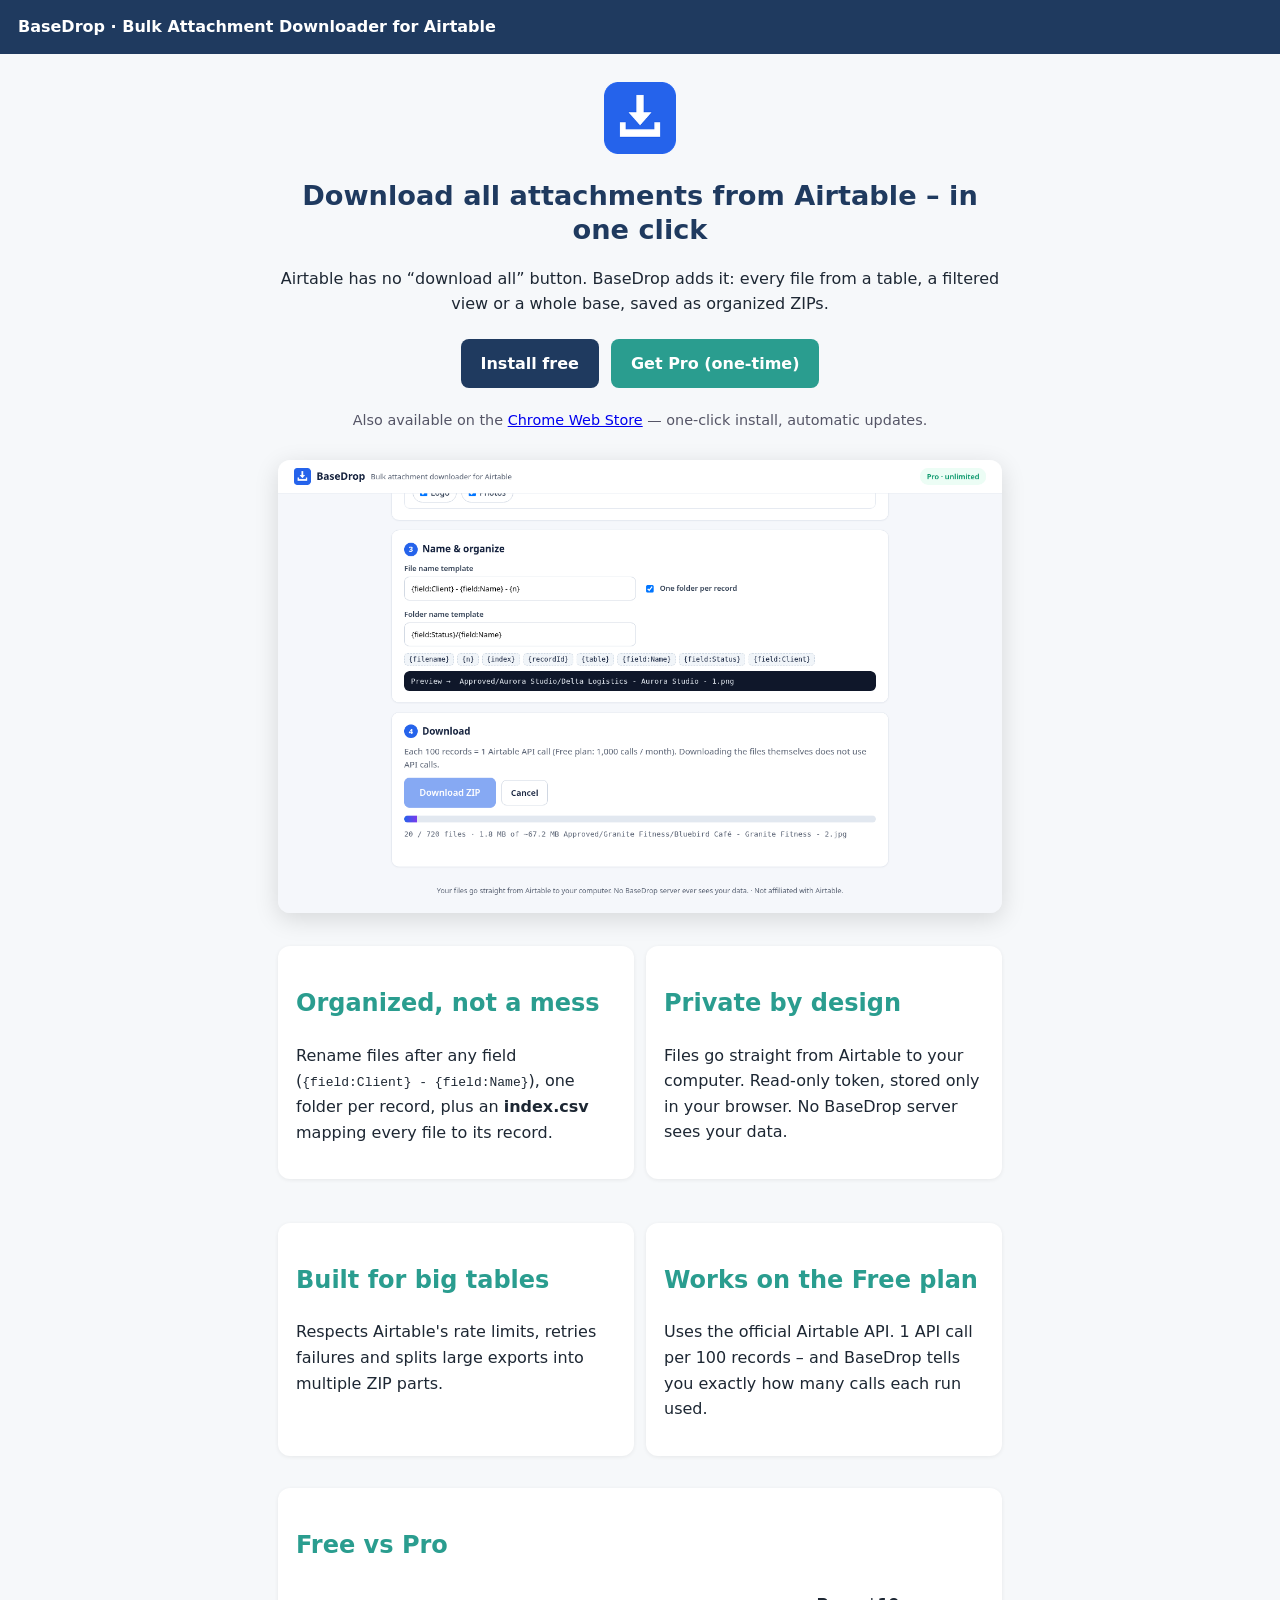
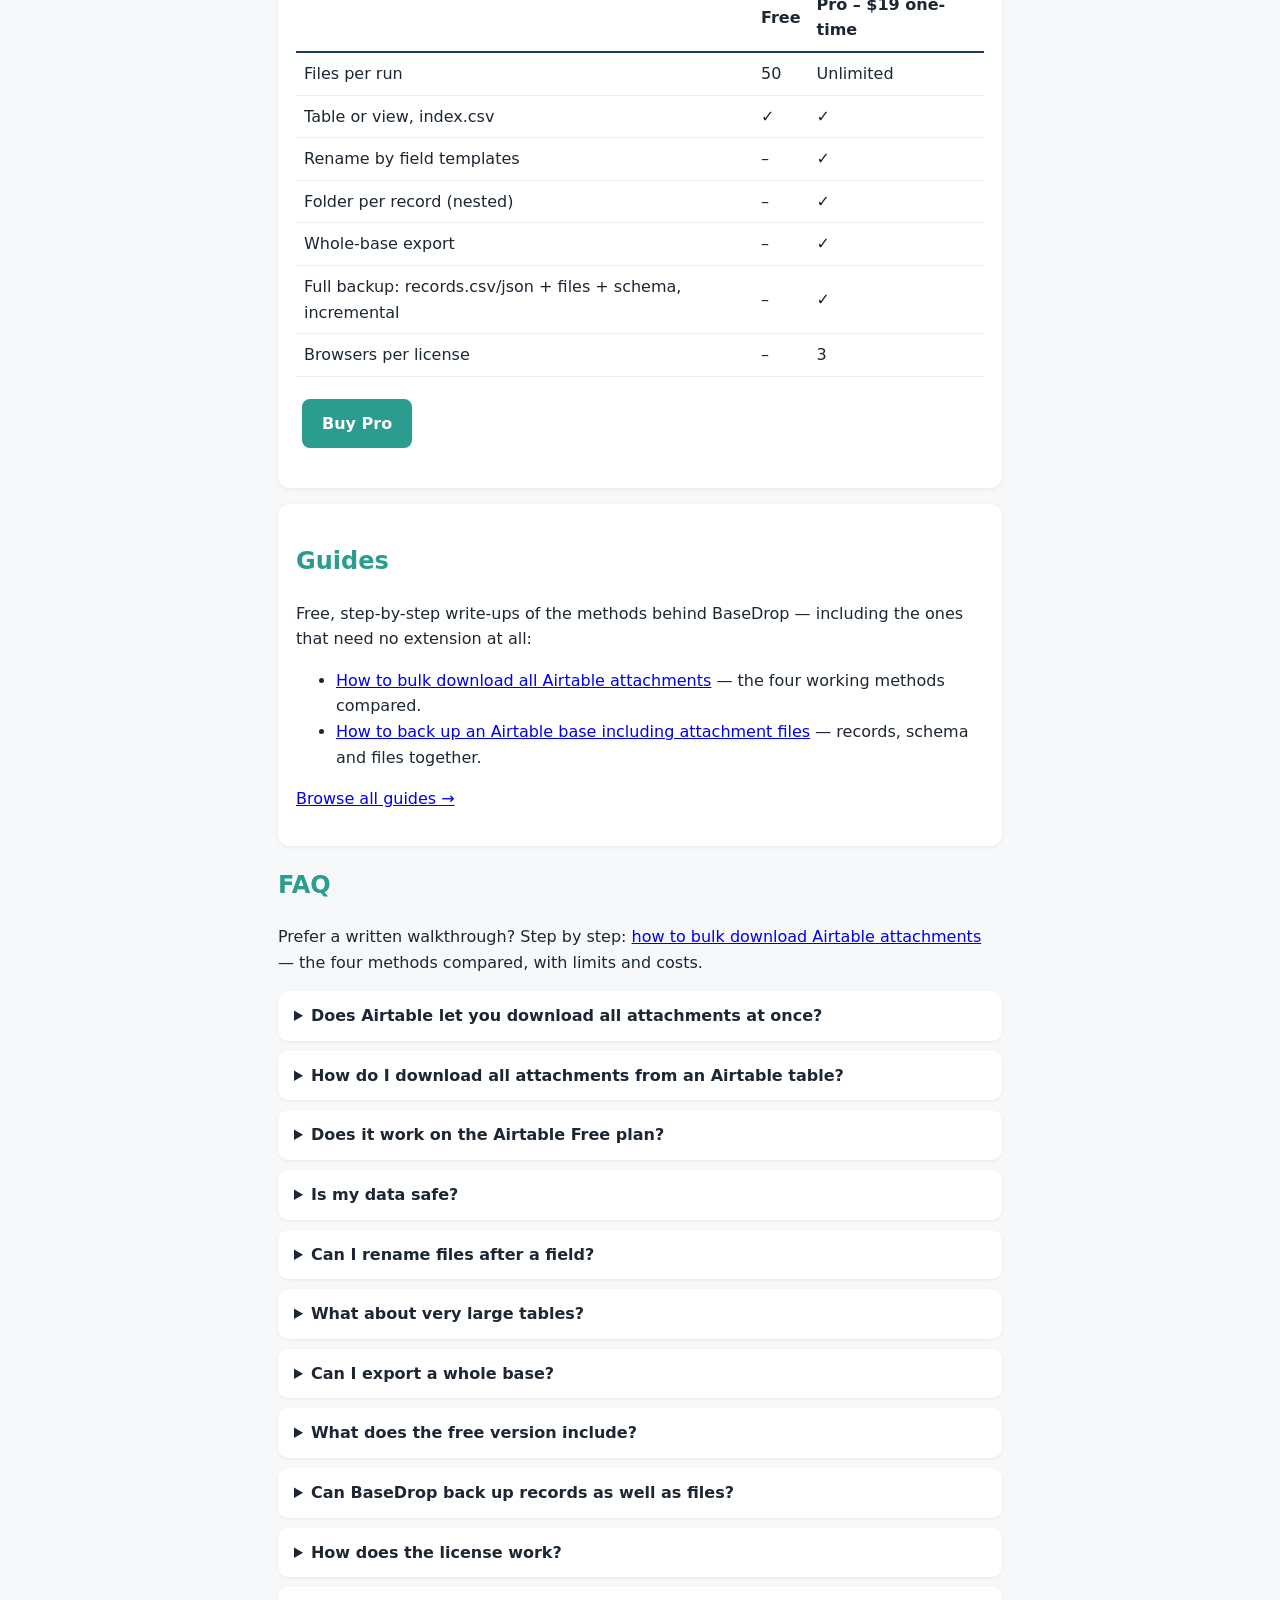
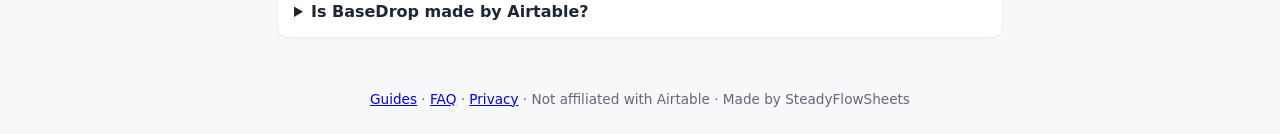
<file: index.html>
<!doctype html><html lang="en"><head><meta charset="utf-8"><meta name="viewport" content="width=device-width,initial-scale=1"><title>Download All Attachments from Airtable – BaseDrop (Free Chrome Extension)</title><meta name="description" content="Bulk download every Airtable attachment from a table, view or whole base as organized ZIP files. Rename by field, folder per record, index.csv. Works on the Free plan."><link rel="canonical" href="https://haihan19955.github.io/basedrop/"><meta property="og:title" content="Download All Attachments from Airtable – BaseDrop (Free Chrome Extension)"><meta property="og:description" content="Bulk download every Airtable attachment from a table, view or whole base as organized ZIP files. Rename by field, folder per record, index.csv. Works on the Free plan."><meta property="og:image" content="https://haihan19955.github.io/basedrop/screenshot.png"><meta name="twitter:card" content="summary_large_image"><link rel="icon" href="icon.png"><link rel="stylesheet" href="style.css"><script type="application/ld+json">{"@context": "https://schema.org", "@type": "FAQPage", "mainEntity": [{"@type": "Question", "name": "Does Airtable let you download all attachments at once?", "acceptedAnswer": {"@type": "Answer", "text": "Not natively. Airtable has no built-in button to download every attachment in a table, so you normally open each file one by one. BaseDrop adds that missing bulk download."}}, {"@type": "Question", "name": "How do I download all attachments from an Airtable table?", "acceptedAnswer": {"@type": "Answer", "text": "Install BaseDrop, paste a read-only personal access token, pick the base, table (and optionally a view) and the attachment fields, then click Download ZIP. Every file is saved into organized ZIP files with an index.csv."}}, {"@type": "Question", "name": "Does it work on the Airtable Free plan?", "acceptedAnswer": {"@type": "Answer", "text": "Yes. BaseDrop uses the official Airtable Web API, which is available on the Free plan. Listing records costs 1 API call per 100 records (Free plan: 1,000 calls per workspace per month). Downloading the files themselves does not use API calls, and BaseDrop shows exactly how many calls each run used."}}, {"@type": "Question", "name": "Is my data safe?", "acceptedAnswer": {"@type": "Answer", "text": "Your token is stored only in your browser and only sent to api.airtable.com. Files go straight from Airtable's file servers to your computer \u2013 they never pass through a BaseDrop server. The token only needs read scopes."}}, {"@type": "Question", "name": "Can I rename files after a field?", "acceptedAnswer": {"@type": "Answer", "text": "Yes (Pro). Use templates such as {field:Client} - {field:Name} - {n}, and optionally put each record in its own folder, including nested folders like {field:Status}/{field:Name}."}}, {"@type": "Question", "name": "What about very large tables?", "acceptedAnswer": {"@type": "Answer", "text": "BaseDrop downloads with rate-limit-safe pacing (under Airtable's 5 requests/second), retries failed files, and splits big exports into multiple ZIP parts so your browser does not run out of memory."}}, {"@type": "Question", "name": "Can I export a whole base?", "acceptedAnswer": {"@type": "Answer", "text": "Yes (Pro). Whole-base mode exports every table that has attachment fields, one folder per table."}}, {"@type": "Question", "name": "What does the free version include?", "acceptedAnswer": {"@type": "Answer", "text": "Up to 50 files per run with original file names, from any table or view, plus index.csv. Pro removes the limit and unlocks renaming, folders, whole-base export and full backups."}}, {"@type": "Question", "name": "Can BaseDrop back up records as well as files?", "acceptedAnswer": {"@type": "Answer", "text": "Yes (Pro, v1.1). Full backup mode writes, for every table, records.csv and records.json whose attachment cells point to the saved files by relative path, plus schema.json and manifest.json. Incremental mode skips files saved by an earlier backup of the same base; extract all backup ZIPs of a base into one folder. An optional Notion-import CSV is included. Automations, interfaces and formula definitions are not available through the API and are not included."}}, {"@type": "Question", "name": "How does the license work?", "acceptedAnswer": {"@type": "Answer", "text": "Pro is a one-time purchase on Payhip. You receive a license key by email; paste it into BaseDrop. One key works on up to 3 of your own browsers. Refunds automatically deactivate the key."}}, {"@type": "Question", "name": "Is BaseDrop made by Airtable?", "acceptedAnswer": {"@type": "Answer", "text": "No. BaseDrop is an independent tool and is not affiliated with or endorsed by Airtable."}}]}</script></head><body><header><a href="./">BaseDrop · Bulk Attachment Downloader for Airtable</a></header><main>
<div class="hero"><img src="icon.png" width="72" alt=""><h1>Download all attachments from Airtable – in one click</h1><p>Airtable has no “download all” button. BaseDrop adds it: every file from a table, a filtered view or a whole base, saved as organized ZIPs.</p>
<a class="btn" href="install.html">Install free</a><a class="btn alt" href="https://payhip.com/b/qokFH">Get Pro (one-time)</a><p style="font-size:.9rem;color:#556">Also available on the <a href="https://chromewebstore.google.com/detail/liclodjlieehpngadfgfnohoejecojnp">Chrome Web Store</a> — one-click install, automatic updates.</p><img class="shot" src="screenshot.png" alt="BaseDrop downloading Airtable attachments with progress bar"></div>
<div class="grid"><div class="card"><h2>Organized, not a mess</h2><p>Rename files after any field (<code>{field:Client} - {field:Name}</code>), one folder per record, plus an <b>index.csv</b> mapping every file to its record.</p></div>
<div class="card"><h2>Private by design</h2><p>Files go straight from Airtable to your computer. Read-only token, stored only in your browser. No BaseDrop server sees your data.</p></div>
<div class="card"><h2>Built for big tables</h2><p>Respects Airtable's rate limits, retries failures and splits large exports into multiple ZIP parts.</p></div>
<div class="card"><h2>Works on the Free plan</h2><p>Uses the official Airtable API. 1 API call per 100 records – and BaseDrop tells you exactly how many calls each run used.</p></div></div>
<div class="card"><h2>Free vs Pro</h2><table class="price"><tr><th></th><th>Free</th><th>Pro – $19 one-time</th></tr><tr><td>Files per run</td><td>50</td><td>Unlimited</td></tr><tr><td>Table or view, index.csv</td><td>✓</td><td>✓</td></tr><tr><td>Rename by field templates</td><td>–</td><td>✓</td></tr><tr><td>Folder per record (nested)</td><td>–</td><td>✓</td></tr><tr><td>Whole-base export</td><td>–</td><td>✓</td></tr><tr><td>Full backup: records.csv/json + files + schema, incremental</td><td>–</td><td>✓</td></tr><tr><td>Browsers per license</td><td>–</td><td>3</td></tr></table><p><a class="btn alt" href="https://payhip.com/b/qokFH">Buy Pro</a></p></div>
<div class="card"><h2>Guides</h2><p>Free, step-by-step write-ups of the methods behind BaseDrop — including the ones that need no extension at all:</p><ul><li><a href="guide-bulk-download-airtable-attachments.html">How to bulk download all Airtable attachments</a> — the four working methods compared.</li><li><a href="guide-airtable-backup-with-attachments.html">How to back up an Airtable base including attachment files</a> — records, schema and files together.</li></ul><p><a href="guides.html">Browse all guides →</a></p></div><h2>FAQ</h2><p>Prefer a written walkthrough? Step by step: <a href="guide-bulk-download-airtable-attachments.html">how to bulk download Airtable attachments</a> — the four methods compared, with limits and costs.</p><details><summary>Does Airtable let you download all attachments at once?</summary><p>Not natively. Airtable has no built-in button to download every attachment in a table, so you normally open each file one by one. BaseDrop adds that missing bulk download.</p></details><details><summary>How do I download all attachments from an Airtable table?</summary><p>Install BaseDrop, paste a read-only personal access token, pick the base, table (and optionally a view) and the attachment fields, then click Download ZIP. Every file is saved into organized ZIP files with an index.csv.</p></details><details><summary>Does it work on the Airtable Free plan?</summary><p>Yes. BaseDrop uses the official Airtable Web API, which is available on the Free plan. Listing records costs 1 API call per 100 records (Free plan: 1,000 calls per workspace per month). Downloading the files themselves does not use API calls, and BaseDrop shows exactly how many calls each run used.</p></details><details><summary>Is my data safe?</summary><p>Your token is stored only in your browser and only sent to api.airtable.com. Files go straight from Airtable&#x27;s file servers to your computer – they never pass through a BaseDrop server. The token only needs read scopes.</p></details><details><summary>Can I rename files after a field?</summary><p>Yes (Pro). Use templates such as {field:Client} - {field:Name} - {n}, and optionally put each record in its own folder, including nested folders like {field:Status}/{field:Name}.</p></details><details><summary>What about very large tables?</summary><p>BaseDrop downloads with rate-limit-safe pacing (under Airtable&#x27;s 5 requests/second), retries failed files, and splits big exports into multiple ZIP parts so your browser does not run out of memory.</p></details><details><summary>Can I export a whole base?</summary><p>Yes (Pro). Whole-base mode exports every table that has attachment fields, one folder per table.</p></details><details><summary>What does the free version include?</summary><p>Up to 50 files per run with original file names, from any table or view, plus index.csv. Pro removes the limit and unlocks renaming, folders, whole-base export and full backups.</p></details><details><summary>Can BaseDrop back up records as well as files?</summary><p>Yes (Pro, v1.1). Full backup mode writes, for every table, records.csv and records.json whose attachment cells point to the saved files by relative path, plus schema.json and manifest.json. Incremental mode skips files saved by an earlier backup of the same base; extract all backup ZIPs of a base into one folder. An optional Notion-import CSV is included. Automations, interfaces and formula definitions are not available through the API and are not included.</p></details><details><summary>How does the license work?</summary><p>Pro is a one-time purchase on Payhip. You receive a license key by email; paste it into BaseDrop. One key works on up to 3 of your own browsers. Refunds automatically deactivate the key.</p></details><details><summary>Is BaseDrop made by Airtable?</summary><p>No. BaseDrop is an independent tool and is not affiliated with or endorsed by Airtable.</p></details></main><footer><a href="guides.html">Guides</a> · <a href="faq.html">FAQ</a> · <a href="privacy.html">Privacy</a> · Not affiliated with Airtable · Made by SteadyFlowSheets</footer></body></html>
</file>
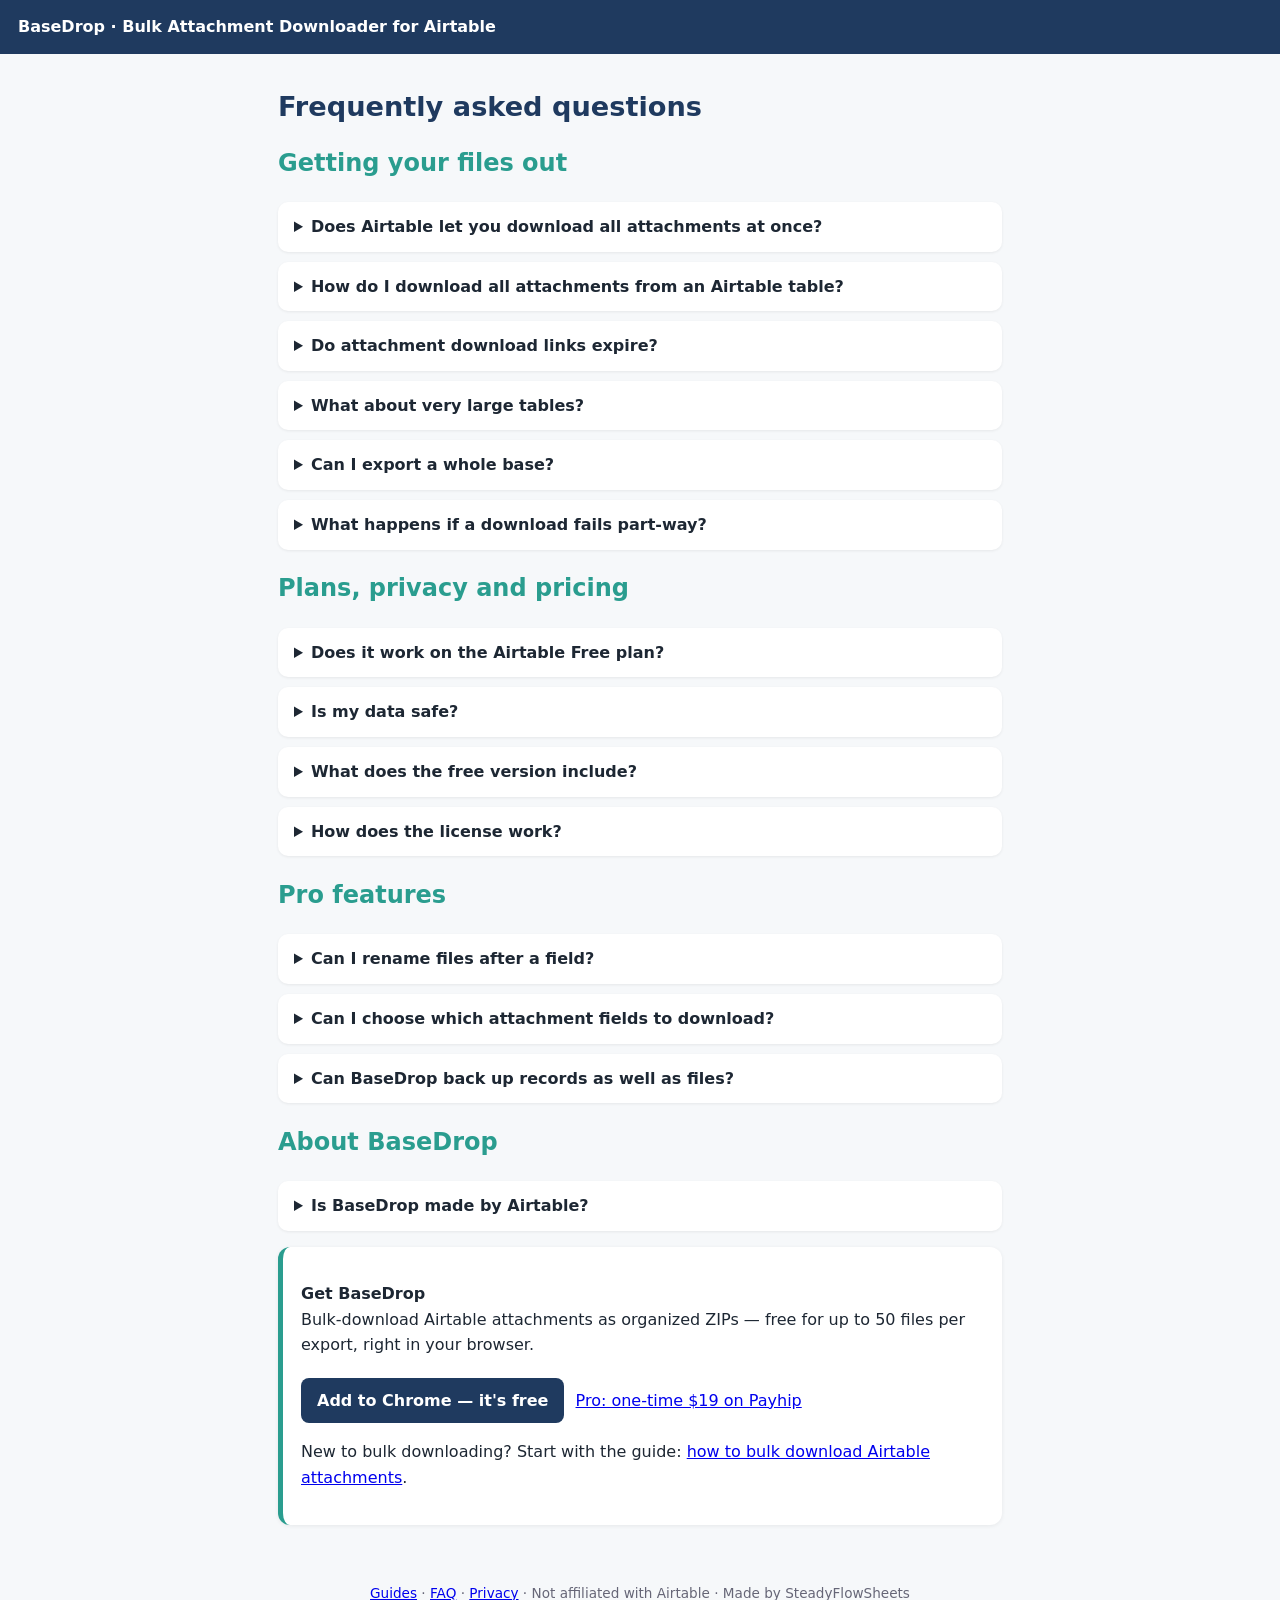
<file: faq.html>
<!doctype html><html lang="en"><head><meta charset="utf-8"><meta name="viewport" content="width=device-width,initial-scale=1"><title>BaseDrop FAQ – Bulk Download Airtable Attachments</title><meta name="description" content="Answers about downloading all Airtable attachments: Free plan API limits, privacy, renaming, large tables and licensing."><link rel="canonical" href="https://haihan19955.github.io/basedrop/faq.html"><meta property="og:title" content="BaseDrop FAQ – Bulk Download Airtable Attachments"><meta property="og:description" content="Answers about downloading all Airtable attachments: Free plan API limits, privacy, renaming, large tables and licensing."><meta property="og:image" content="https://haihan19955.github.io/basedrop/screenshot.png"><meta name="twitter:card" content="summary_large_image"><link rel="icon" href="icon.png"><link rel="stylesheet" href="style.css"><script type="application/ld+json">{"@context": "https://schema.org", "@type": "FAQPage", "mainEntity": [{"@type": "Question", "name": "Does Airtable let you download all attachments at once?", "acceptedAnswer": {"@type": "Answer", "text": "Not natively. Airtable has no built-in button to download every attachment in a table, so you normally open each file one by one. BaseDrop adds that missing bulk download."}}, {"@type": "Question", "name": "How do I download all attachments from an Airtable table?", "acceptedAnswer": {"@type": "Answer", "text": "Install BaseDrop, paste a read-only personal access token, pick the base, table (and optionally a view) and the attachment fields, then click Download ZIP. Every file is saved into organized ZIP files with an index.csv."}}, {"@type": "Question", "name": "Do attachment download links expire?", "acceptedAnswer": {"@type": "Answer", "text": "Yes. The links in a CSV export or an API response live only a few hours, which is why saving a spreadsheet of links is not a download strategy. BaseDrop fetches fresh links and downloads the files in the same run, so expiry never gets a chance to bite."}}, {"@type": "Question", "name": "What about very large tables?", "acceptedAnswer": {"@type": "Answer", "text": "BaseDrop downloads with rate-limit-safe pacing (under Airtable's 5 requests/second), retries failed files, and splits big exports into multiple ZIP parts so your browser does not run out of memory."}}, {"@type": "Question", "name": "Can I export a whole base?", "acceptedAnswer": {"@type": "Answer", "text": "Yes (Pro). Whole-base mode exports every table that has attachment fields, one folder per table."}}, {"@type": "Question", "name": "What happens if a download fails part-way?", "acceptedAnswer": {"@type": "Answer", "text": "BaseDrop paces requests under Airtable's rate limit and retries failed files automatically; very large exports are split into multiple ZIP parts so the browser does not run out of memory. If a run is interrupted, just start it again — in full-backup mode, incremental runs skip files an earlier backup already saved."}}, {"@type": "Question", "name": "Does it work on the Airtable Free plan?", "acceptedAnswer": {"@type": "Answer", "text": "Yes. BaseDrop uses the official Airtable Web API, which is available on the Free plan. Listing records costs 1 API call per 100 records (Free plan: 1,000 calls per workspace per month). Downloading the files themselves does not use API calls, and BaseDrop shows exactly how many calls each run used."}}, {"@type": "Question", "name": "Is my data safe?", "acceptedAnswer": {"@type": "Answer", "text": "Your token is stored only in your browser and only sent to api.airtable.com. Files go straight from Airtable's file servers to your computer – they never pass through a BaseDrop server. The token only needs read scopes."}}, {"@type": "Question", "name": "What does the free version include?", "acceptedAnswer": {"@type": "Answer", "text": "Up to 50 files per run with original file names, from any table or view, plus index.csv. Pro removes the limit and unlocks renaming, folders, whole-base export and full backups."}}, {"@type": "Question", "name": "How does the license work?", "acceptedAnswer": {"@type": "Answer", "text": "Pro is a one-time purchase on Payhip. You receive a license key by email; paste it into BaseDrop. One key works on up to 3 of your own browsers. Refunds automatically deactivate the key."}}, {"@type": "Question", "name": "Can I rename files after a field?", "acceptedAnswer": {"@type": "Answer", "text": "Yes (Pro). Use templates such as {field:Client} - {field:Name} - {n}, and optionally put each record in its own folder, including nested folders like {field:Status}/{field:Name}."}}, {"@type": "Question", "name": "Can I choose which attachment fields to download?", "acceptedAnswer": {"@type": "Answer", "text": "Yes. You pick the base, the table (or a view) and exactly which attachment fields to include, so you can leave out fields you do not need and keep the export small."}}, {"@type": "Question", "name": "Can BaseDrop back up records as well as files?", "acceptedAnswer": {"@type": "Answer", "text": "Yes (Pro, v1.1). Full backup mode writes, for every table, records.csv and records.json whose attachment cells point to the saved files by relative path, plus schema.json and manifest.json. Incremental mode skips files saved by an earlier backup of the same base; extract all backup ZIPs of a base into one folder. An optional Notion-import CSV is included. Automations, interfaces and formula definitions are not available through the API and are not included."}}, {"@type": "Question", "name": "Is BaseDrop made by Airtable?", "acceptedAnswer": {"@type": "Answer", "text": "No. BaseDrop is an independent tool and is not affiliated with or endorsed by Airtable."}}]}</script></head><body><header><a href="./">BaseDrop · Bulk Attachment Downloader for Airtable</a></header><main><h1>Frequently asked questions</h1><h2>Getting your files out</h2><details><summary>Does Airtable let you download all attachments at once?</summary><p>Not natively. Airtable has no built-in button to download every attachment in a table, so you normally open each file one by one. BaseDrop adds that missing bulk download.</p></details><details><summary>How do I download all attachments from an Airtable table?</summary><p>Install BaseDrop, paste a read-only personal access token, pick the base, table (and optionally a view) and the attachment fields, then click Download ZIP. Every file is saved into organized ZIP files with an index.csv.</p></details><details><summary>Do attachment download links expire?</summary><p>Yes. The links in a CSV export or an API response live only a few hours, which is why saving a spreadsheet of links is not a download strategy. BaseDrop fetches fresh links and downloads the files in the same run, so expiry never gets a chance to bite. Background: <a href="guide-airtable-attachment-urls-expire.html">why Airtable attachment URLs expire</a>.</p></details><details><summary>What about very large tables?</summary><p>BaseDrop downloads with rate-limit-safe pacing (under Airtable&#x27;s 5 requests/second), retries failed files, and splits big exports into multiple ZIP parts so your browser does not run out of memory.</p></details><details><summary>Can I export a whole base?</summary><p>Yes (Pro). Whole-base mode exports every table that has attachment fields, one folder per table.</p></details><details><summary>What happens if a download fails part-way?</summary><p>BaseDrop paces requests under Airtable's rate limit and retries failed files automatically; very large exports are split into multiple ZIP parts so the browser does not run out of memory. If a run is interrupted, just start it again — in full-backup mode, incremental runs skip files an earlier backup already saved.</p></details><h2>Plans, privacy and pricing</h2><details><summary>Does it work on the Airtable Free plan?</summary><p>Yes. BaseDrop uses the official Airtable Web API, which is available on the Free plan. Listing records costs 1 API call per 100 records (Free plan: 1,000 calls per workspace per month). Downloading the files themselves does not use API calls, and BaseDrop shows exactly how many calls each run used.</p></details><details><summary>Is my data safe?</summary><p>Your token is stored only in your browser and only sent to api.airtable.com. Files go straight from Airtable&#x27;s file servers to your computer – they never pass through a BaseDrop server. The token only needs read scopes.</p></details><details><summary>What does the free version include?</summary><p>Up to 50 files per run with original file names, from any table or view, plus index.csv. Pro removes the limit and unlocks renaming, folders, whole-base export and full backups.</p></details><details><summary>How does the license work?</summary><p>Pro is a one-time purchase on Payhip. You receive a license key by email; paste it into BaseDrop. One key works on up to 3 of your own browsers. Refunds automatically deactivate the key.</p></details><h2>Pro features</h2><details><summary>Can I rename files after a field?</summary><p>Yes (Pro). Use templates such as {field:Client} - {field:Name} - {n}, and optionally put each record in its own folder, including nested folders like {field:Status}/{field:Name}.</p></details><details><summary>Can I choose which attachment fields to download?</summary><p>Yes. You pick the base, the table (or a view) and exactly which attachment fields to include, so you can leave out fields you do not need — for example internal scans — and keep the export small.</p></details><details><summary>Can BaseDrop back up records as well as files?</summary><p>Yes (Pro, v1.1). Full backup mode writes, for every table, records.csv and records.json whose attachment cells point to the saved files by relative path, plus schema.json and manifest.json. Incremental mode skips files saved by an earlier backup of the same base; extract all backup ZIPs of a base into one folder. An optional Notion-import CSV is included. Automations, interfaces and formula definitions are not available through the API and are not included.</p></details><h2>About BaseDrop</h2><details><summary>Is BaseDrop made by Airtable?</summary><p>No. BaseDrop is an independent tool and is not affiliated with or endorsed by Airtable.</p></details><div class="card cta"><p><strong>Get BaseDrop</strong><br>Bulk-download Airtable attachments as organized ZIPs — free for up to 50 files per export, right in your browser.</p><p><a class="btn" href="https://chromewebstore.google.com/detail/liclodjlieehpngadfgfnohoejecojnp">Add to Chrome — it's free</a> <a href="https://payhip.com/b/qokFH">Pro: one-time $19 on Payhip</a></p><p>New to bulk downloading? Start with the guide: <a href="guide-bulk-download-airtable-attachments.html">how to bulk download Airtable attachments</a>.</p></div></main><footer><a href="guides.html">Guides</a> · <a href="faq.html">FAQ</a> · <a href="privacy.html">Privacy</a> · Not affiliated with Airtable · Made by SteadyFlowSheets</footer></body></html>
</file>
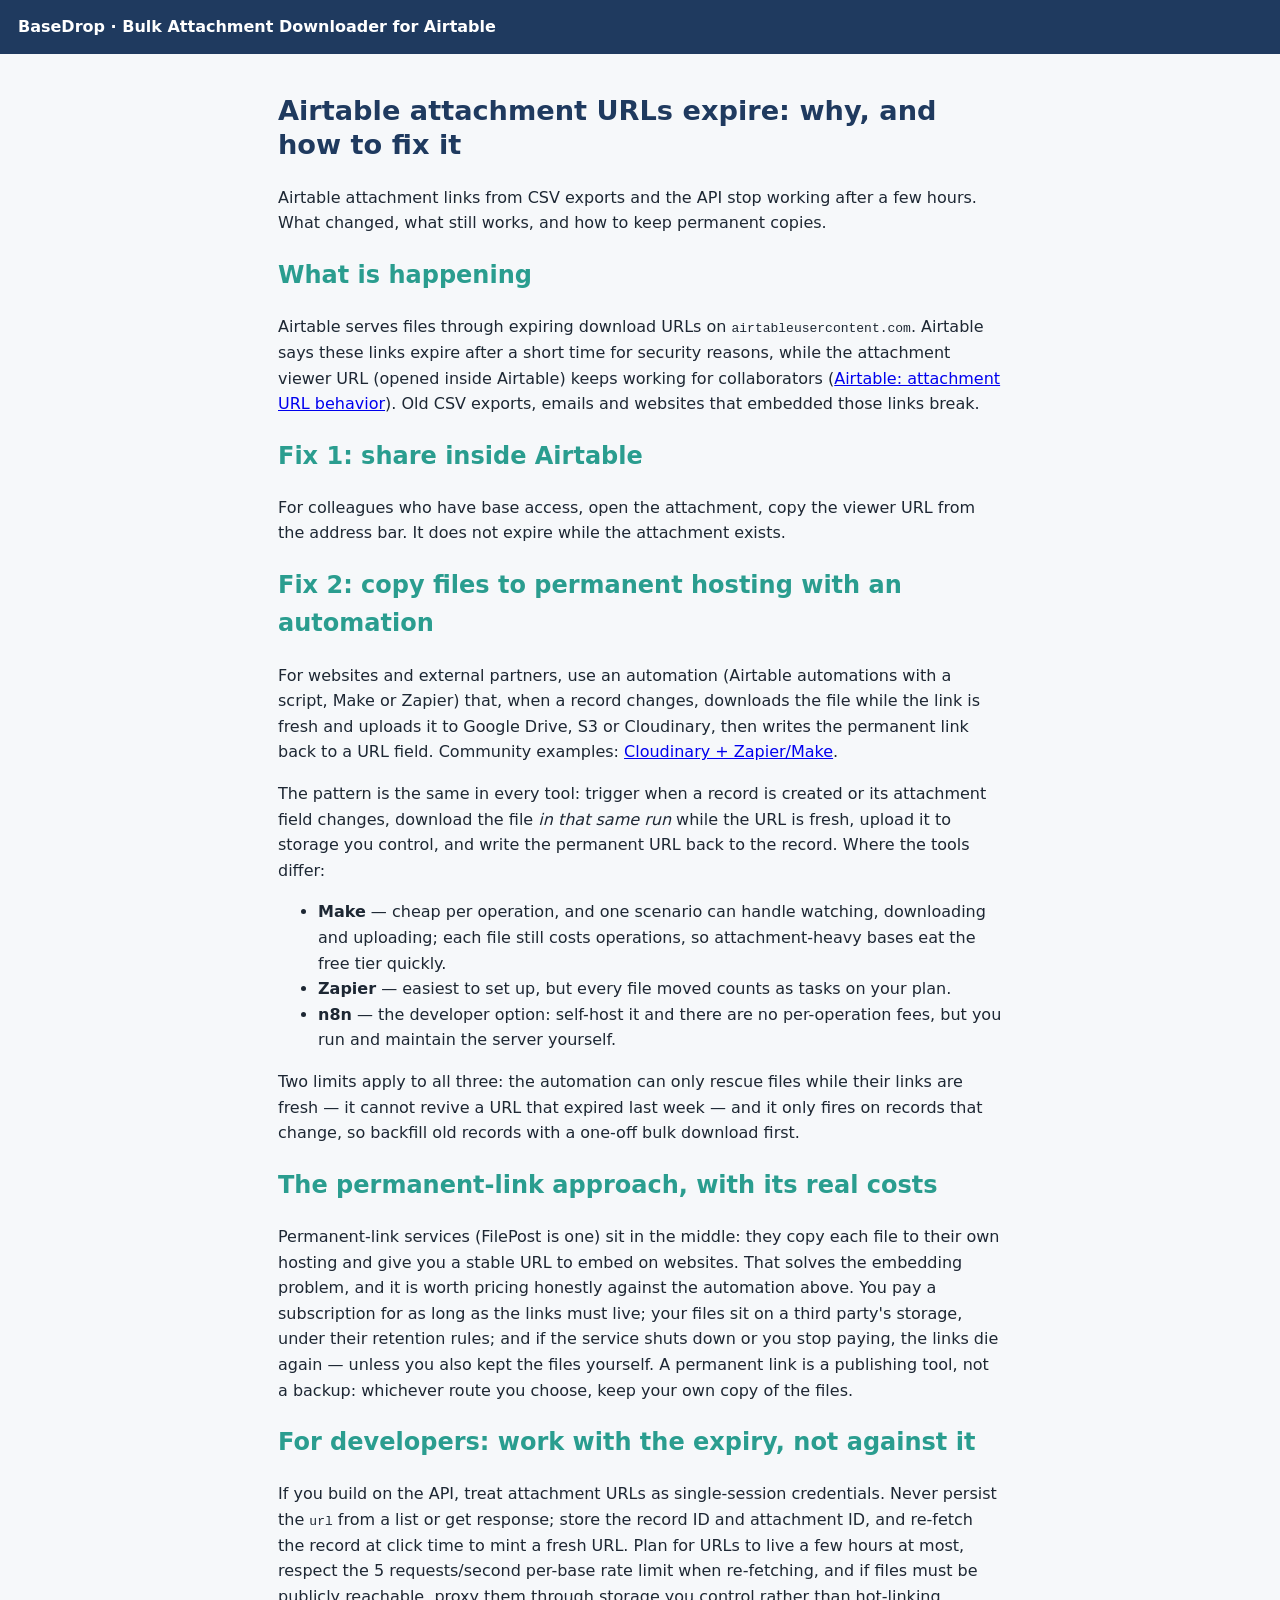
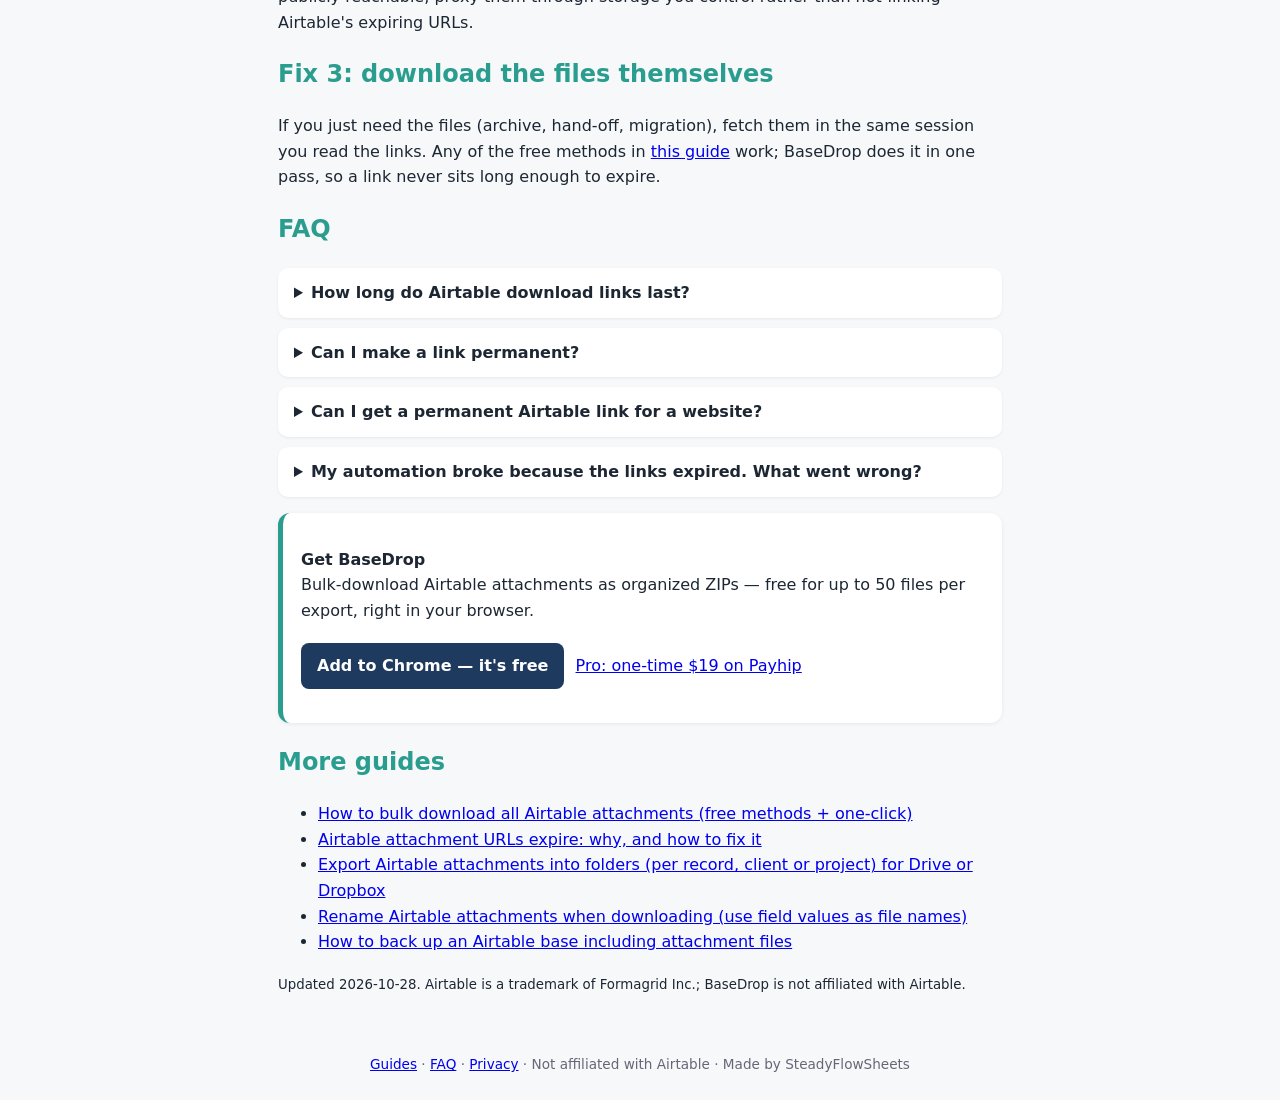
<file: guide-airtable-attachment-urls-expire.html>
<!doctype html><html lang="en"><head><meta charset="utf-8"><meta name="viewport" content="width=device-width,initial-scale=1"><title>Airtable attachment URLs expire: why, and how to fix it</title><meta name="description" content="Airtable attachment links from CSV exports and the API stop working after a few hours. What changed, what still works, and how to keep permanent copies — including automation (Make, Zapier, n8n) and developer options."><link rel="canonical" href="https://haihan19955.github.io/basedrop/guide-airtable-attachment-urls-expire.html"><meta property="og:title" content="Airtable attachment URLs expire: why, and how to fix it"><meta property="og:description" content="Airtable attachment links from CSV exports and the API stop working after a few hours. What changed, what still works, and how to keep permanent copies — including automation (Make, Zapier, n8n) and developer options."><meta property="og:image" content="https://haihan19955.github.io/basedrop/screenshot.png"><meta name="twitter:card" content="summary_large_image"><link rel="icon" href="icon.png"><link rel="stylesheet" href="style.css"><script type="application/ld+json">{"@context": "https://schema.org", "@graph": [{"@type": "Article", "headline": "Airtable attachment URLs expire: why, and how to fix it", "description": "Airtable attachment links from CSV exports and the API stop working after a few hours. What changed, what still works, and how to keep permanent copies — including automation (Make, Zapier, n8n) and developer options.", "dateModified": "2026-10-28", "author": {"@type": "Organization", "name": "SteadyFlowSheets"}, "mainEntityOfPage": "https://haihan19955.github.io/basedrop/guide-airtable-attachment-urls-expire.html"}, {"@type": "FAQPage", "mainEntity": [{"@type": "Question", "name": "How long do Airtable download links last?", "acceptedAnswer": {"@type": "Answer", "text": "Airtable describes them as expiring after a short time and changes may happen; plan for a few hours and never store them."}}, {"@type": "Question", "name": "Can I make a link permanent?", "acceptedAnswer": {"@type": "Answer", "text": "No. Store a copy of the file elsewhere and keep that URL instead."}}, {"@type": "Question", "name": "Can I get a permanent Airtable link for a website?", "acceptedAnswer": {"@type": "Answer", "text": "Not from Airtable itself. Host a copy — Drive, S3, Cloudinary, or a permanent-link service — and link to that instead, and keep your own copy of the file as well."}}, {"@type": "Question", "name": "My automation broke because the links expired. What went wrong?", "acceptedAnswer": {"@type": "Answer", "text": "Usually it ran too late, or it stored the URL instead of the file. Trigger the automation when the record changes and download the file in the same run; a stored URL cannot be revived after it expires."}}]}]}</script></head><body><header><a href="./">BaseDrop · Bulk Attachment Downloader for Airtable</a></header><main><article><h1>Airtable attachment URLs expire: why, and how to fix it</h1><p class="lead">Airtable attachment links from CSV exports and the API stop working after a few hours. What changed, what still works, and how to keep permanent copies.</p><h2>What is happening</h2><p>Airtable serves files through expiring download URLs on <code>airtableusercontent.com</code>. Airtable says these links expire after a short time for security reasons, while the attachment viewer URL (opened inside Airtable) keeps working for collaborators (<a href="https://support.airtable.com/articles/9671148410-airtable-attachment-url-behavior">Airtable: attachment URL behavior</a>). Old CSV exports, emails and websites that embedded those links break.</p><h2>Fix 1: share inside Airtable</h2><p>For colleagues who have base access, open the attachment, copy the viewer URL from the address bar. It does not expire while the attachment exists.</p><h2>Fix 2: copy files to permanent hosting with an automation</h2><p>For websites and external partners, use an automation (Airtable automations with a script, Make or Zapier) that, when a record changes, downloads the file while the link is fresh and uploads it to Google Drive, S3 or Cloudinary, then writes the permanent link back to a URL field. Community examples: <a href="https://community.airtable.com/automations-8/how-to-solve-the-problem-of-airtable-attachment-urls-expiring-after-2-hours-45254">Cloudinary + Zapier/Make</a>.</p><p>The pattern is the same in every tool: trigger when a record is created or its attachment field changes, download the file <em>in that same run</em> while the URL is fresh, upload it to storage you control, and write the permanent URL back to the record. Where the tools differ:</p><p><ul><li><b>Make</b> — cheap per operation, and one scenario can handle watching, downloading and uploading; each file still costs operations, so attachment-heavy bases eat the free tier quickly.</li><li><b>Zapier</b> — easiest to set up, but every file moved counts as tasks on your plan.</li><li><b>n8n</b> — the developer option: self-host it and there are no per-operation fees, but you run and maintain the server yourself.</li></ul>Two limits apply to all three: the automation can only rescue files while their links are fresh — it cannot revive a URL that expired last week — and it only fires on records that change, so backfill old records with a one-off bulk download first.</p><h2>The permanent-link approach, with its real costs</h2><p>Permanent-link services (FilePost is one) sit in the middle: they copy each file to their own hosting and give you a stable URL to embed on websites. That solves the embedding problem, and it is worth pricing honestly against the automation above. You pay a subscription for as long as the links must live; your files sit on a third party's storage, under their retention rules; and if the service shuts down or you stop paying, the links die again — unless you also kept the files yourself. A permanent link is a publishing tool, not a backup: whichever route you choose, keep your own copy of the files.</p><h2>For developers: work with the expiry, not against it</h2><p>If you build on the API, treat attachment URLs as single-session credentials. Never persist the <code>url</code> from a list or get response; store the record ID and attachment ID, and re-fetch the record at click time to mint a fresh URL. Plan for URLs to live a few hours at most, respect the 5 requests/second per-base rate limit when re-fetching, and if files must be publicly reachable, proxy them through storage you control rather than hot-linking Airtable's expiring URLs.</p><h2>Fix 3: download the files themselves</h2><p>If you just need the files (archive, hand-off, migration), fetch them in the same session you read the links. Any of the free methods in <a href="guide-bulk-download-airtable-attachments.html">this guide</a> work; BaseDrop does it in one pass, so a link never sits long enough to expire.</p><h2>FAQ</h2><details><summary>How long do Airtable download links last?</summary><p>Airtable describes them as expiring after a short time and changes may happen; plan for a few hours and never store them.</p></details><details><summary>Can I make a link permanent?</summary><p>No. Store a copy of the file elsewhere and keep that URL instead.</p></details><details><summary>Can I get a permanent Airtable link for a website?</summary><p>Not from Airtable itself. Host a copy — Drive, S3, Cloudinary, or a permanent-link service — and link to that instead, and keep your own copy of the file as well.</p></details><details><summary>My automation broke because the links expired. What went wrong?</summary><p>Usually it ran too late, or it stored the URL instead of the file. Trigger the automation when the record changes and download the file in the same run; a stored URL cannot be revived after it expires.</p></details><div class="card cta"><p><strong>Get BaseDrop</strong><br>Bulk-download Airtable attachments as organized ZIPs — free for up to 50 files per export, right in your browser.</p><p><a class="btn" href="https://chromewebstore.google.com/detail/liclodjlieehpngadfgfnohoejecojnp">Add to Chrome — it's free</a> <a href="https://payhip.com/b/qokFH">Pro: one-time $19 on Payhip</a></p></div><h2>More guides</h2><ul><li><a href="guide-bulk-download-airtable-attachments.html">How to bulk download all Airtable attachments (free methods + one-click)</a></li><li><a href="guide-airtable-attachment-urls-expire.html">Airtable attachment URLs expire: why, and how to fix it</a></li><li><a href="guide-export-airtable-attachments-to-folders.html">Export Airtable attachments into folders (per record, client or project) for Drive or Dropbox</a></li><li><a href="guide-rename-airtable-attachments-on-download.html">Rename Airtable attachments when downloading (use field values as file names)</a></li><li><a href="guide-airtable-backup-with-attachments.html">How to back up an Airtable base including attachment files</a></li></ul><p><small>Updated 2026-10-28. Airtable is a trademark of Formagrid Inc.; BaseDrop is not affiliated with Airtable.</small></p></article></main><footer><a href="guides.html">Guides</a> · <a href="faq.html">FAQ</a> · <a href="privacy.html">Privacy</a> · Not affiliated with Airtable · Made by SteadyFlowSheets</footer></body></html>
</file>
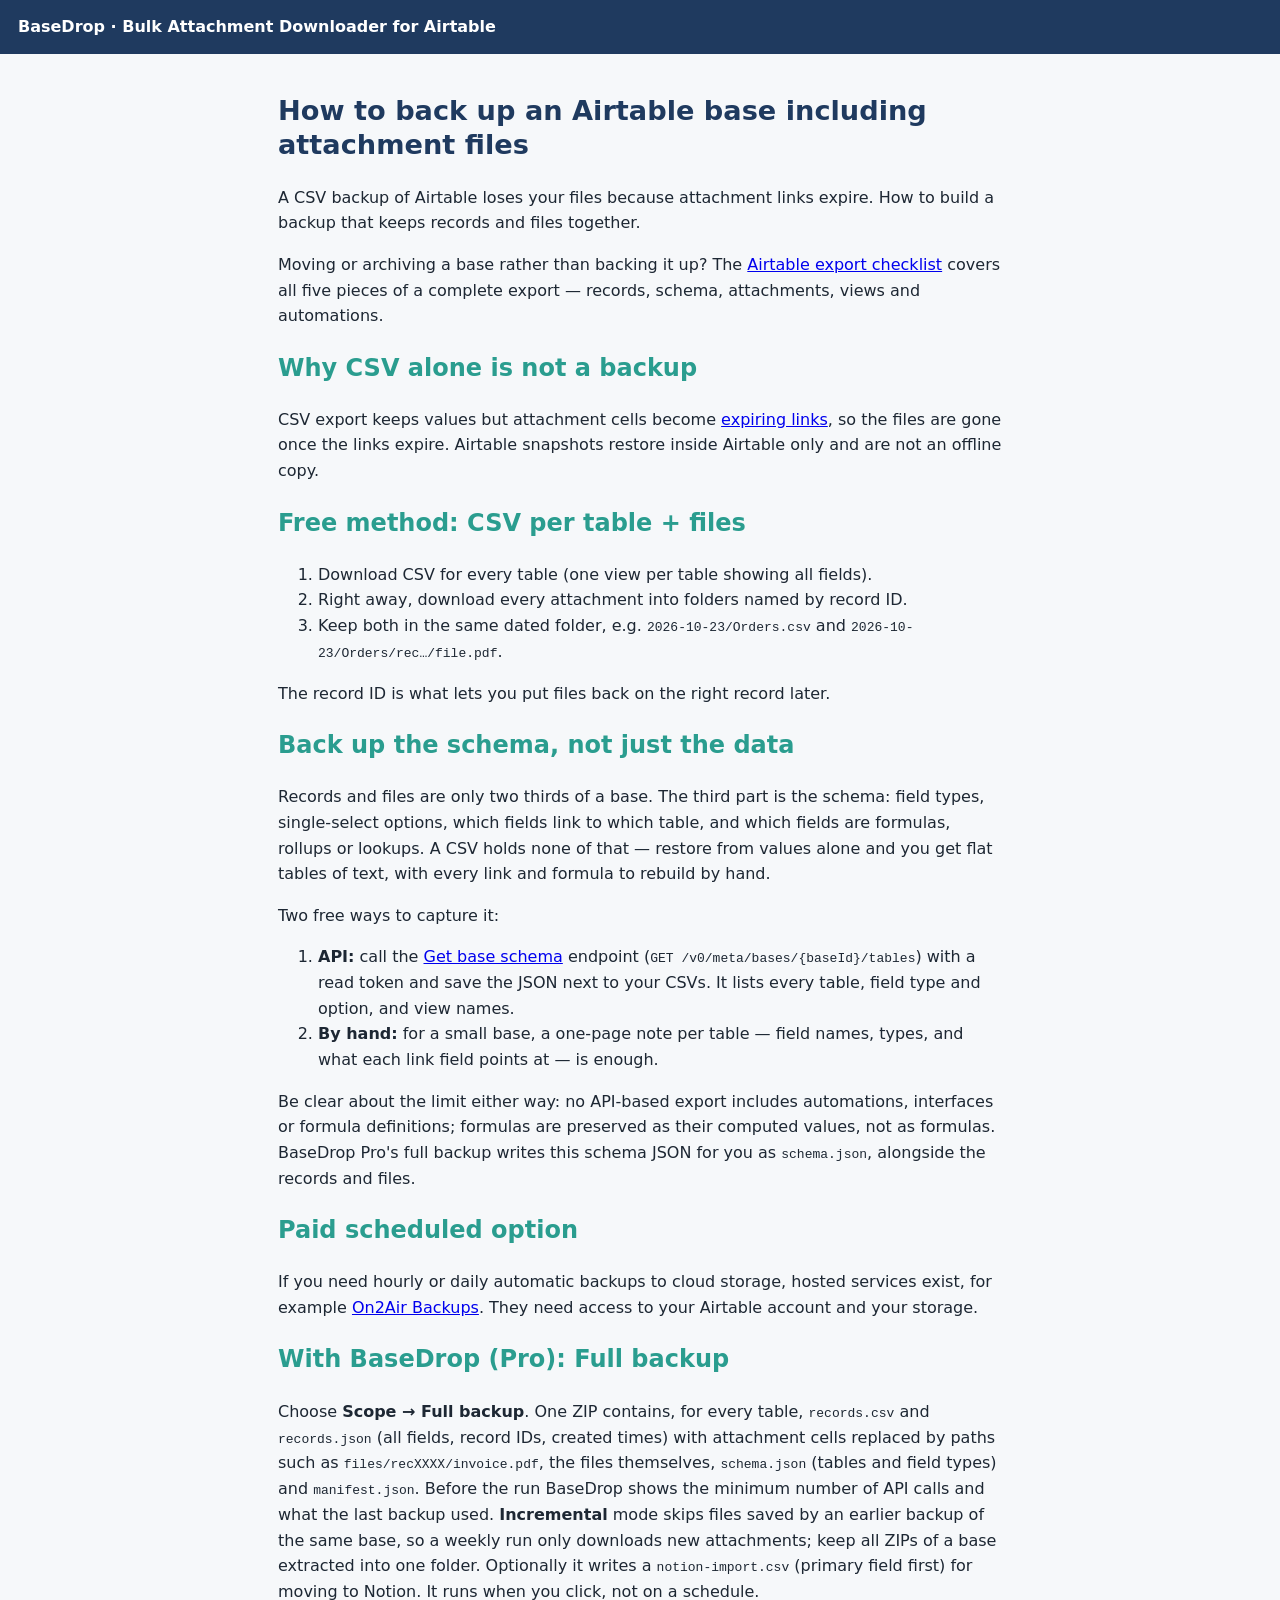
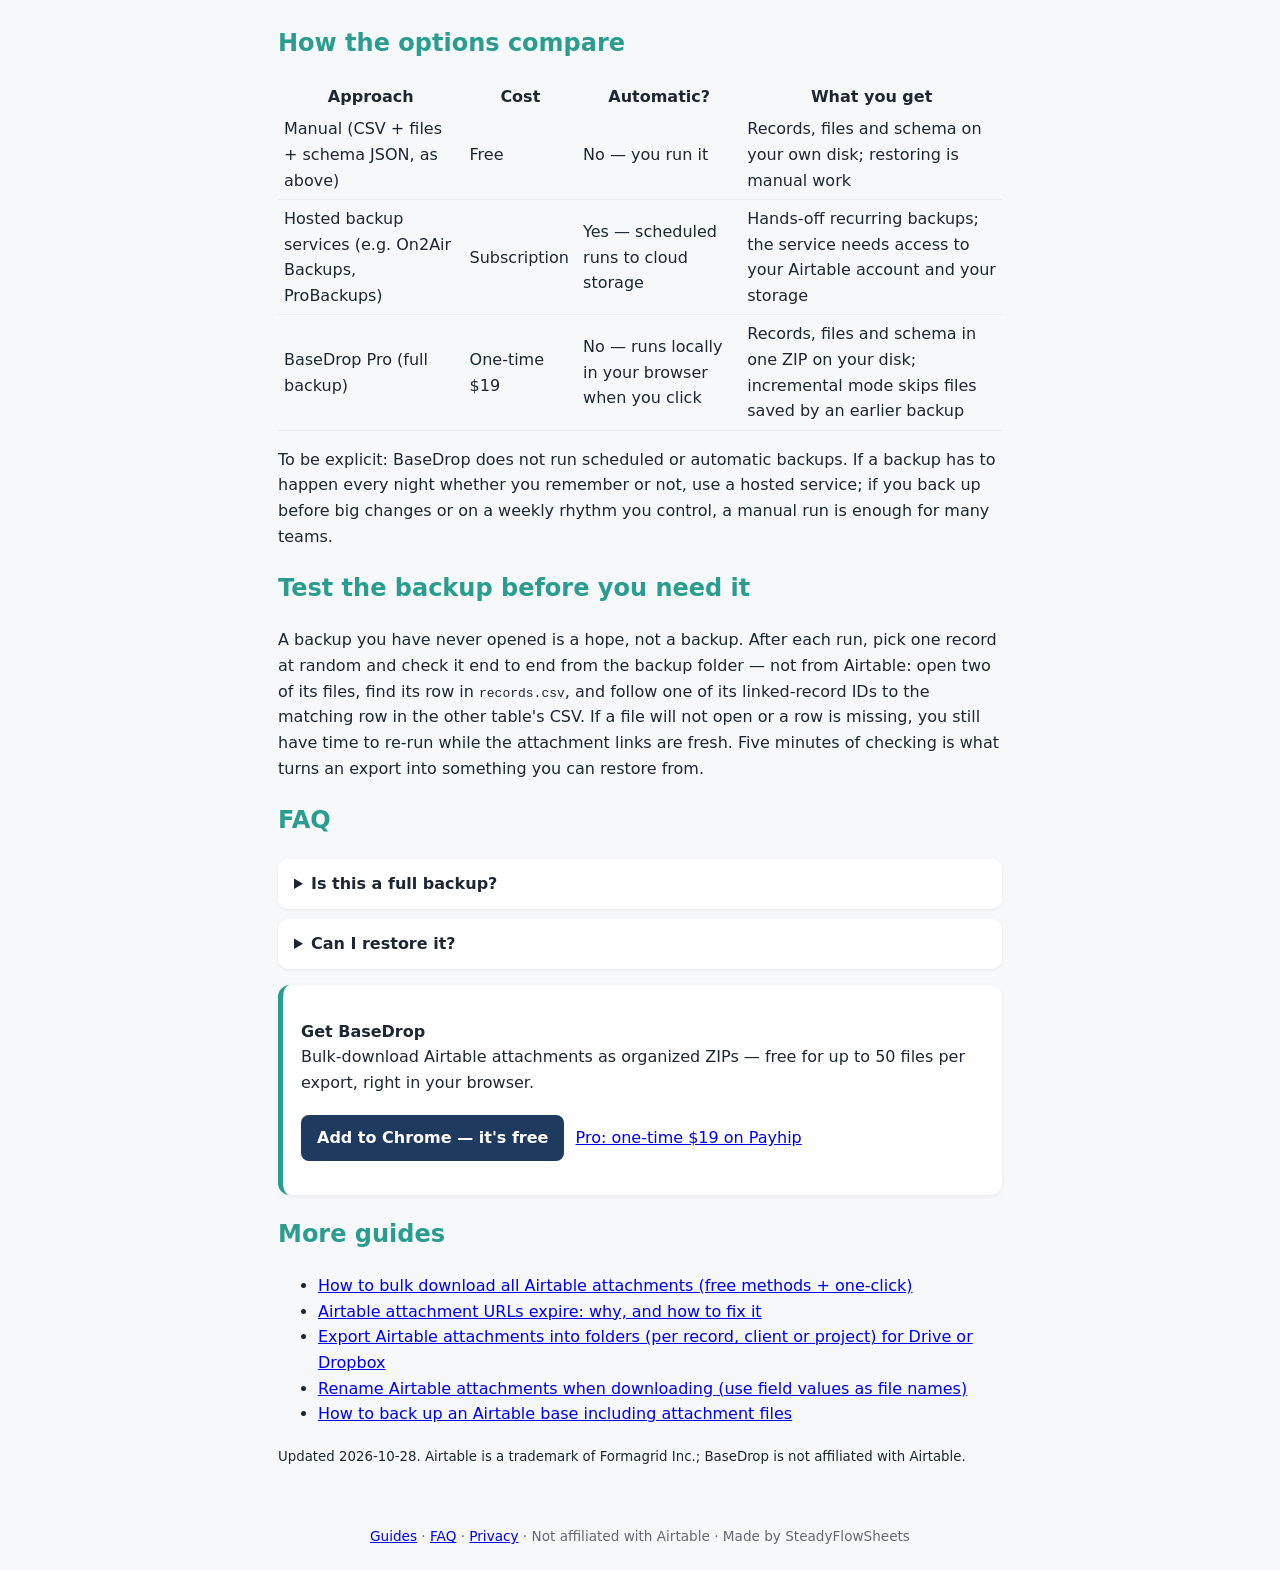
<file: guide-airtable-backup-with-attachments.html>
<!doctype html><html lang="en"><head><meta charset="utf-8"><meta name="viewport" content="width=device-width,initial-scale=1"><title>How to back up an Airtable base including attachment files</title><meta name="description" content="A CSV backup of Airtable loses your files because attachment links expire. How to build a backup that keeps records, schema and files together."><link rel="canonical" href="https://haihan19955.github.io/basedrop/guide-airtable-backup-with-attachments.html"><meta property="og:title" content="How to back up an Airtable base including attachment files"><meta property="og:description" content="A CSV backup of Airtable loses your files because attachment links expire. How to build a backup that keeps records, schema and files together."><meta property="og:image" content="https://haihan19955.github.io/basedrop/screenshot.png"><meta name="twitter:card" content="summary_large_image"><link rel="icon" href="icon.png"><link rel="stylesheet" href="style.css"><script type="application/ld+json">{"@context": "https://schema.org", "@graph": [{"@type": "Article", "headline": "How to back up an Airtable base including attachment files", "description": "A CSV backup of Airtable loses your files because attachment links expire. How to build a backup that keeps records, schema and files together.", "dateModified": "2026-10-28", "author": {"@type": "Organization", "name": "SteadyFlowSheets"}, "mainEntityOfPage": "https://haihan19955.github.io/basedrop/guide-airtable-backup-with-attachments.html"}, {"@type": "FAQPage", "mainEntity": [{"@type": "Question", "name": "Is this a full backup?", "acceptedAnswer": {"@type": "Answer", "text": "It keeps record data, field types and files. No API-based export includes automations, interfaces or formula definitions; formula results are saved as values."}}, {"@type": "Question", "name": "Can I restore it?", "acceptedAnswer": {"@type": "Answer", "text": "Import records.csv into a new table, then re-attach files using the record ID folder names. Linked records are saved as record IDs. Automatic restore is not built in yet."}}]}]}</script></head><body><header><a href="./">BaseDrop · Bulk Attachment Downloader for Airtable</a></header><main><article><h1>How to back up an Airtable base including attachment files</h1><p class="lead">A CSV backup of Airtable loses your files because attachment links expire. How to build a backup that keeps records and files together.</p><p>Moving or archiving a base rather than backing it up? The <a href="airtable-export-checklist.html">Airtable export checklist</a> covers all five pieces of a complete export — records, schema, attachments, views and automations.</p><h2>Why CSV alone is not a backup</h2><p>CSV export keeps values but attachment cells become <a href="guide-airtable-attachment-urls-expire.html">expiring links</a>, so the files are gone once the links expire. Airtable snapshots restore inside Airtable only and are not an offline copy.</p><h2>Free method: CSV per table + files</h2><p><ol><li>Download CSV for every table (one view per table showing all fields).</li><li>Right away, download every attachment into folders named by record ID.</li><li>Keep both in the same dated folder, e.g. <code>2026-10-23/Orders.csv</code> and <code>2026-10-23/Orders/rec…/file.pdf</code>.</li></ol>The record ID is what lets you put files back on the right record later.</p><h2>Back up the schema, not just the data</h2><p>Records and files are only two thirds of a base. The third part is the schema: field types, single-select options, which fields link to which table, and which fields are formulas, rollups or lookups. A CSV holds none of that — restore from values alone and you get flat tables of text, with every link and formula to rebuild by hand.</p><p>Two free ways to capture it:</p><p><ol><li><b>API:</b> call the <a href="https://airtable.com/developers/web/api/get-base-schema">Get base schema</a> endpoint (<code>GET /v0/meta/bases/{baseId}/tables</code>) with a read token and save the JSON next to your CSVs. It lists every table, field type and option, and view names.</li><li><b>By hand:</b> for a small base, a one-page note per table — field names, types, and what each link field points at — is enough.</li></ol>Be clear about the limit either way: no API-based export includes automations, interfaces or formula definitions; formulas are preserved as their computed values, not as formulas. BaseDrop Pro's full backup writes this schema JSON for you as <code>schema.json</code>, alongside the records and files.</p><h2>Paid scheduled option</h2><p>If you need hourly or daily automatic backups to cloud storage, hosted services exist, for example <a href="https://on2air.com/content/on2air-help-center/app-documentation/backups/what-we-backup/">On2Air Backups</a>. They need access to your Airtable account and your storage.</p><h2>With BaseDrop (Pro): Full backup</h2><p>Choose <b>Scope → Full backup</b>. One ZIP contains, for every table, <code>records.csv</code> and <code>records.json</code> (all fields, record IDs, created times) with attachment cells replaced by paths such as <code>files/recXXXX/invoice.pdf</code>, the files themselves, <code>schema.json</code> (tables and field types) and <code>manifest.json</code>. Before the run BaseDrop shows the minimum number of API calls and what the last backup used. <b>Incremental</b> mode skips files saved by an earlier backup of the same base, so a weekly run only downloads new attachments; keep all ZIPs of a base extracted into one folder. Optionally it writes a <code>notion-import.csv</code> (primary field first) for moving to Notion. It runs when you click, not on a schedule.</p><h2>How the options compare</h2><table><tr><th>Approach</th><th>Cost</th><th>Automatic?</th><th>What you get</th></tr><tr><td>Manual (CSV + files + schema JSON, as above)</td><td>Free</td><td>No — you run it</td><td>Records, files and schema on your own disk; restoring is manual work</td></tr><tr><td>Hosted backup services (e.g. On2Air Backups, ProBackups)</td><td>Subscription</td><td>Yes — scheduled runs to cloud storage</td><td>Hands-off recurring backups; the service needs access to your Airtable account and your storage</td></tr><tr><td>BaseDrop Pro (full backup)</td><td>One-time $19</td><td>No — runs locally in your browser when you click</td><td>Records, files and schema in one ZIP on your disk; incremental mode skips files saved by an earlier backup</td></tr></table><p>To be explicit: BaseDrop does not run scheduled or automatic backups. If a backup has to happen every night whether you remember or not, use a hosted service; if you back up before big changes or on a weekly rhythm you control, a manual run is enough for many teams.</p><h2>Test the backup before you need it</h2><p>A backup you have never opened is a hope, not a backup. After each run, pick one record at random and check it end to end from the backup folder — not from Airtable: open two of its files, find its row in <code>records.csv</code>, and follow one of its linked-record IDs to the matching row in the other table's CSV. If a file will not open or a row is missing, you still have time to re-run while the attachment links are fresh. Five minutes of checking is what turns an export into something you can restore from.</p><h2>FAQ</h2><details><summary>Is this a full backup?</summary><p>It keeps record data, field types and files. No API-based export includes automations, interfaces or formula definitions; formula results are saved as values.</p></details><details><summary>Can I restore it?</summary><p>Import records.csv into a new table, then re-attach files using the record ID folder names. Linked records are saved as record IDs. Automatic restore is not built in yet.</p></details><div class="card cta"><p><strong>Get BaseDrop</strong><br>Bulk-download Airtable attachments as organized ZIPs — free for up to 50 files per export, right in your browser.</p><p><a class="btn" href="https://chromewebstore.google.com/detail/liclodjlieehpngadfgfnohoejecojnp">Add to Chrome — it's free</a> <a href="https://payhip.com/b/qokFH">Pro: one-time $19 on Payhip</a></p></div><h2>More guides</h2><ul><li><a href="guide-bulk-download-airtable-attachments.html">How to bulk download all Airtable attachments (free methods + one-click)</a></li><li><a href="guide-airtable-attachment-urls-expire.html">Airtable attachment URLs expire: why, and how to fix it</a></li><li><a href="guide-export-airtable-attachments-to-folders.html">Export Airtable attachments into folders (per record, client or project) for Drive or Dropbox</a></li><li><a href="guide-rename-airtable-attachments-on-download.html">Rename Airtable attachments when downloading (use field values as file names)</a></li><li><a href="guide-airtable-backup-with-attachments.html">How to back up an Airtable base including attachment files</a></li></ul><p><small>Updated 2026-10-28. Airtable is a trademark of Formagrid Inc.; BaseDrop is not affiliated with Airtable.</small></p></article></main><footer><a href="guides.html">Guides</a> · <a href="faq.html">FAQ</a> · <a href="privacy.html">Privacy</a> · Not affiliated with Airtable · Made by SteadyFlowSheets</footer></body></html>
</file>
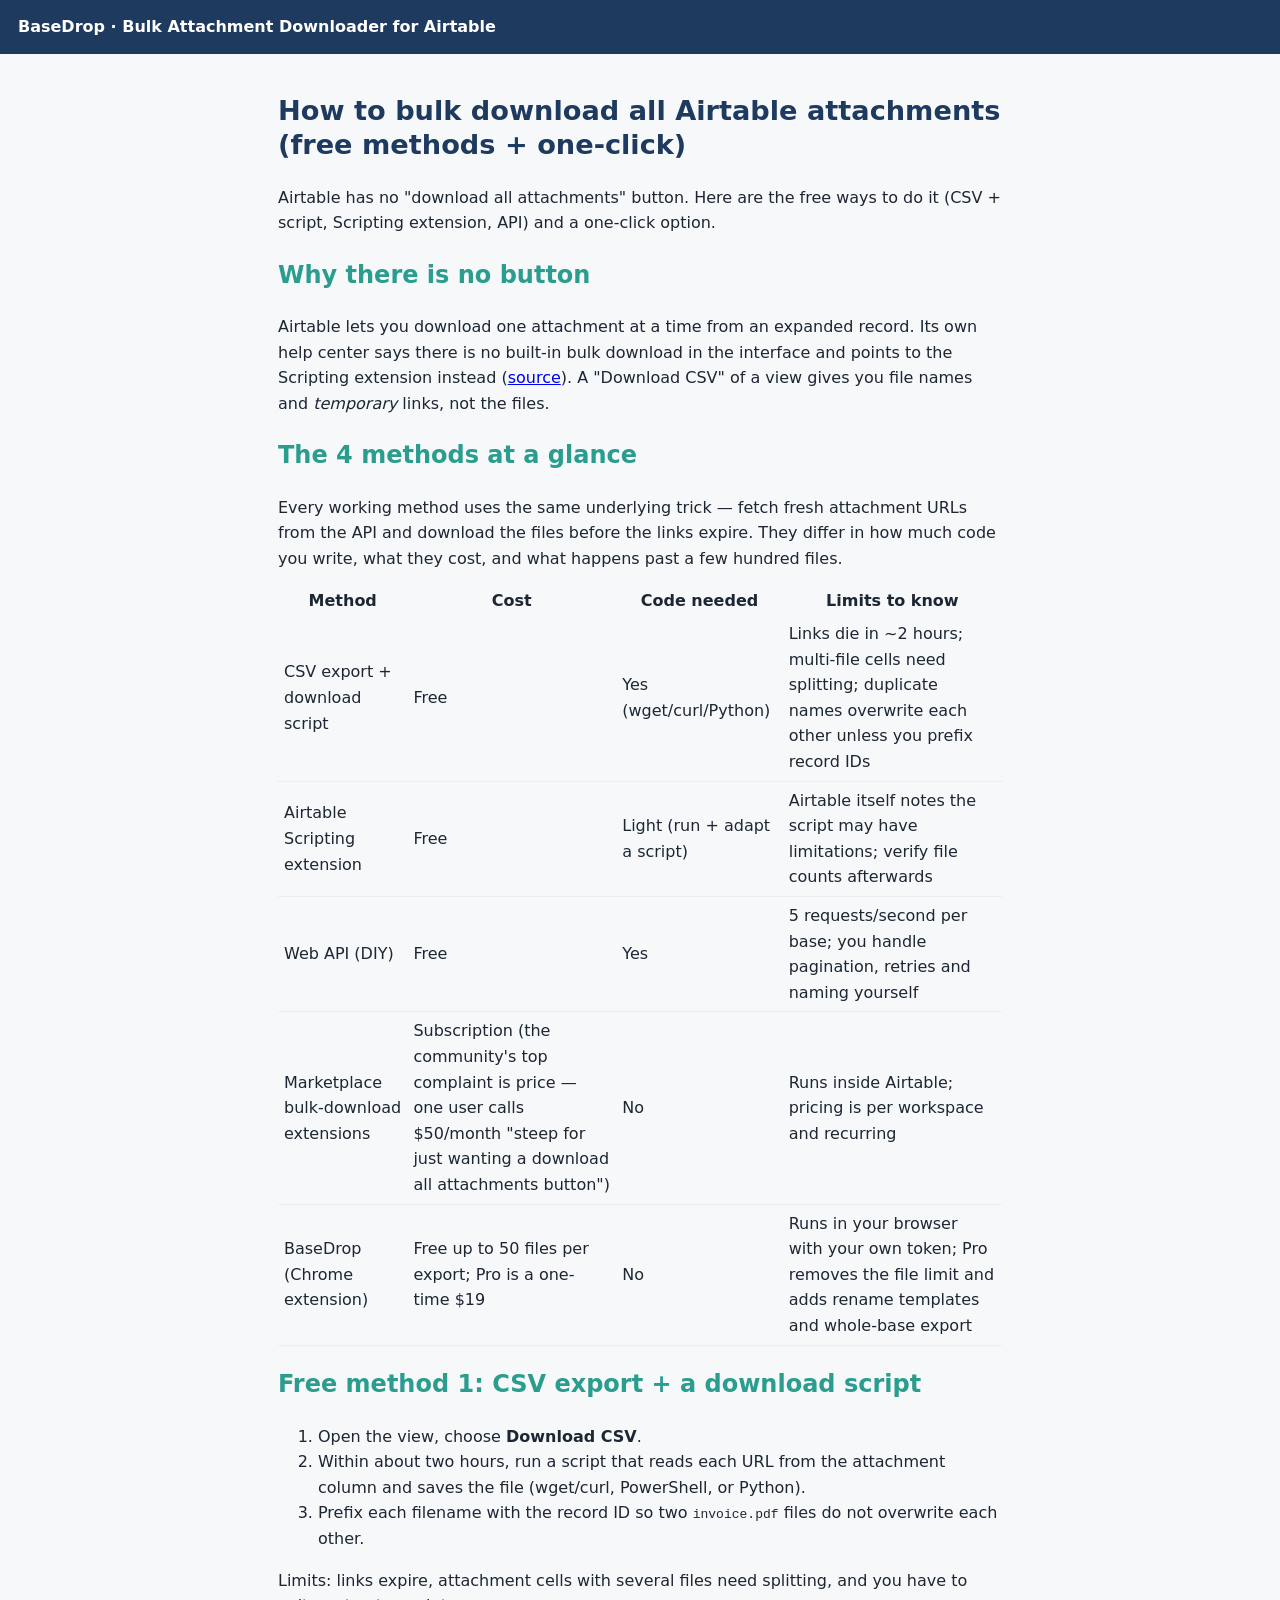
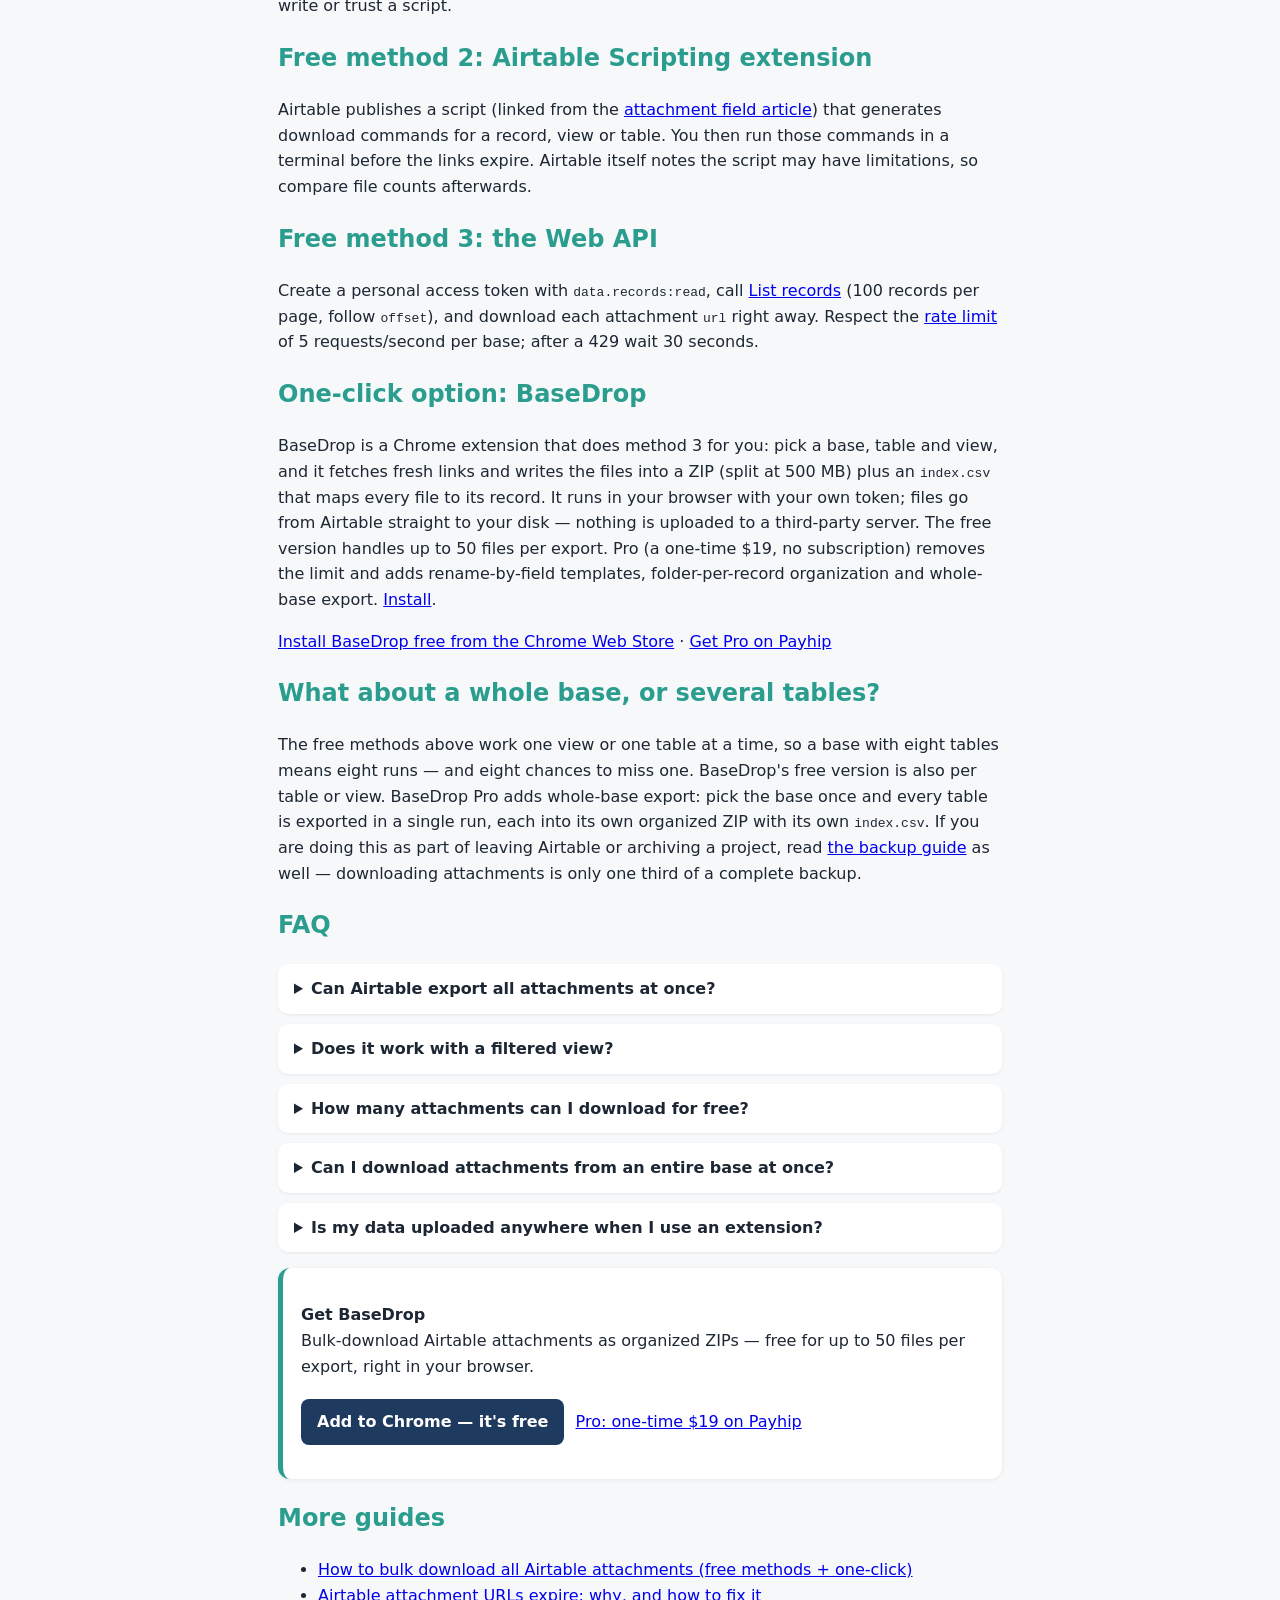
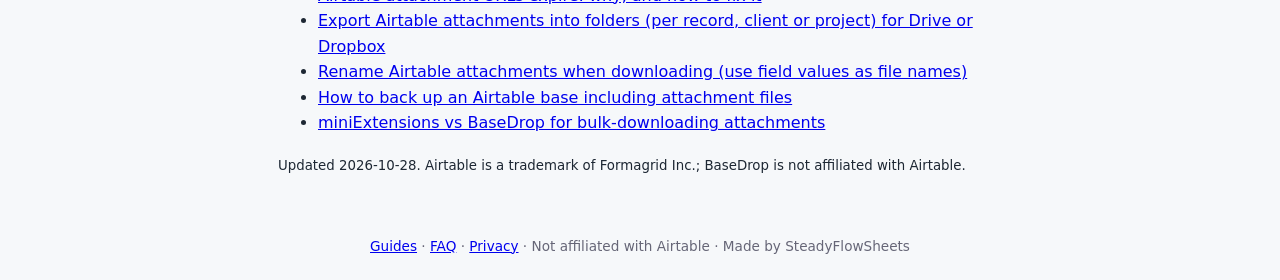
<file: guide-bulk-download-airtable-attachments.html>
<!doctype html><html lang="en"><head><meta charset="utf-8"><meta name="viewport" content="width=device-width,initial-scale=1"><title>How to Bulk Download All Airtable Attachments: 4 Working Methods (Free + One-Click)</title><meta name="description" content="Airtable has no &quot;download all attachments&quot; button. Compare the 4 working methods — CSV + script, the Scripting extension, the API, and a one-click extension — with steps, limits and costs."><link rel="canonical" href="https://haihan19955.github.io/basedrop/guide-bulk-download-airtable-attachments.html"><meta property="og:title" content="How to Bulk Download All Airtable Attachments: 4 Working Methods (Free + One-Click)"><meta property="og:description" content="Airtable has no &quot;download all attachments&quot; button. Compare the 4 working methods — CSV + script, the Scripting extension, the API, and a one-click extension — with steps, limits and costs."><meta property="og:image" content="https://haihan19955.github.io/basedrop/screenshot.png"><meta name="twitter:card" content="summary_large_image"><link rel="icon" href="icon.png"><link rel="stylesheet" href="style.css"><script type="application/ld+json">{"@context": "https://schema.org", "@graph": [{"@type": "Article", "headline": "How to Bulk Download All Airtable Attachments: 4 Working Methods (Free + One-Click)", "description": "Airtable has no \"download all attachments\" button. Compare the 4 working methods — CSV + script, the Scripting extension, the API, and a one-click extension — with steps, limits and costs.", "dateModified": "2026-10-28", "author": {"@type": "Organization", "name": "SteadyFlowSheets"}, "mainEntityOfPage": "https://haihan19955.github.io/basedrop/guide-bulk-download-airtable-attachments.html"}, {"@type": "FAQPage", "mainEntity": [{"@type": "Question", "name": "Can Airtable export all attachments at once?", "acceptedAnswer": {"@type": "Answer", "text": "Not from the interface. CSV export only contains temporary links; you need a script, the API or an extension to fetch the files."}}, {"@type": "Question", "name": "Does it work with a filtered view?", "acceptedAnswer": {"@type": "Answer", "text": "Yes. The API accepts a view parameter, so only records visible in that view are exported, using the view's filters."}}, {"@type": "Question", "name": "How many attachments can I download for free?", "acceptedAnswer": {"@type": "Answer", "text": "With BaseDrop's free version, up to 50 files per export — enough for a single view or a small table. The DIY methods (CSV + script, Scripting extension, API) have no file-count limit, but you maintain the script yourself. Pro removes the 50-file limit for a one-time $19."}}, {"@type": "Question", "name": "Can I download attachments from an entire base at once?", "acceptedAnswer": {"@type": "Answer", "text": "Not with Airtable's own tools, and not with the free methods in this guide — they run per view or per table. BaseDrop Pro adds whole-base export, which runs every table in the base in one go. Scheduled, automatic backups are a different job: tools like On2Air Backups do that on a subscription."}}, {"@type": "Question", "name": "Is my data uploaded anywhere when I use an extension?", "acceptedAnswer": {"@type": "Answer", "text": "With BaseDrop, no. It runs locally in your browser using your own Airtable token, and files are written directly from Airtable to your disk. As a rule, before pasting a token into any tool, check where the processing happens — browser-local and server-side tools make very different privacy promises."}}]}]}</script></head><body><header><a href="./">BaseDrop · Bulk Attachment Downloader for Airtable</a></header><main><article><h1>How to bulk download all Airtable attachments (free methods + one-click)</h1><p class="lead">Airtable has no &quot;download all attachments&quot; button. Here are the free ways to do it (CSV + script, Scripting extension, API) and a one-click option.</p><h2>Why there is no button</h2><p>Airtable lets you download one attachment at a time from an expanded record. Its own help center says there is no built-in bulk download in the interface and points to the Scripting extension instead (<a href="https://support.airtable.com/docs/attachment-field">source</a>). A "Download CSV" of a view gives you file names and <em>temporary</em> links, not the files.</p><h2>The 4 methods at a glance</h2><p>Every working method uses the same underlying trick — fetch fresh attachment URLs from the API and download the files before the links expire. They differ in how much code you write, what they cost, and what happens past a few hundred files.</p><table><tr><th>Method</th><th>Cost</th><th>Code needed</th><th>Limits to know</th></tr><tr><td>CSV export + download script</td><td>Free</td><td>Yes (wget/curl/Python)</td><td>Links die in ~2 hours; multi-file cells need splitting; duplicate names overwrite each other unless you prefix record IDs</td></tr><tr><td>Airtable Scripting extension</td><td>Free</td><td>Light (run + adapt a script)</td><td>Airtable itself notes the script may have limitations; verify file counts afterwards</td></tr><tr><td>Web API (DIY)</td><td>Free</td><td>Yes</td><td>5 requests/second per base; you handle pagination, retries and naming yourself</td></tr><tr><td>Marketplace bulk-download extensions</td><td>Subscription (the community's top complaint is price — one user calls $50/month "steep for just wanting a download all attachments button")</td><td>No</td><td>Runs inside Airtable; pricing is per workspace and recurring</td></tr><tr><td>BaseDrop (Chrome extension)</td><td>Free up to 50 files per export; Pro is a one-time $19</td><td>No</td><td>Runs in your browser with your own token; Pro removes the file limit and adds rename templates and whole-base export</td></tr></table><h2>Free method 1: CSV export + a download script</h2><p><ol><li>Open the view, choose <b>Download CSV</b>.</li><li>Within about two hours, run a script that reads each URL from the attachment column and saves the file (wget/curl, PowerShell, or Python).</li><li>Prefix each filename with the record ID so two <code>invoice.pdf</code> files do not overwrite each other.</li></ol>Limits: links expire, attachment cells with several files need splitting, and you have to write or trust a script.</p><h2>Free method 2: Airtable Scripting extension</h2><p>Airtable publishes a script (linked from the <a href="https://support.airtable.com/docs/attachment-field">attachment field article</a>) that generates download commands for a record, view or table. You then run those commands in a terminal before the links expire. Airtable itself notes the script may have limitations, so compare file counts afterwards.</p><h2>Free method 3: the Web API</h2><p>Create a personal access token with <code>data.records:read</code>, call <a href="https://airtable.com/developers/web/api/list-records">List records</a> (100 records per page, follow <code>offset</code>), and download each attachment <code>url</code> right away. Respect the <a href="https://airtable.com/developers/web/api/rate-limits">rate limit</a> of 5 requests/second per base; after a 429 wait 30 seconds.</p><h2>One-click option: BaseDrop</h2><p>BaseDrop is a Chrome extension that does method 3 for you: pick a base, table and view, and it fetches fresh links and writes the files into a ZIP (split at 500 MB) plus an <code>index.csv</code> that maps every file to its record. It runs in your browser with your own token; files go from Airtable straight to your disk — nothing is uploaded to a third-party server. The free version handles up to 50 files per export. Pro (a one-time $19, no subscription) removes the limit and adds rename-by-field templates, folder-per-record organization and whole-base export. <a href="install.html">Install</a>.</p><p><a href="https://chromewebstore.google.com/detail/liclodjlieehpngadfgfnohoejecojnp">Install BaseDrop free from the Chrome Web Store</a> · <a href="https://payhip.com/b/qokFH">Get Pro on Payhip</a></p><h2>What about a whole base, or several tables?</h2><p>The free methods above work one view or one table at a time, so a base with eight tables means eight runs — and eight chances to miss one. BaseDrop's free version is also per table or view. BaseDrop Pro adds whole-base export: pick the base once and every table is exported in a single run, each into its own organized ZIP with its own <code>index.csv</code>. If you are doing this as part of leaving Airtable or archiving a project, read <a href="guide-airtable-backup-with-attachments.html">the backup guide</a> as well — downloading attachments is only one third of a complete backup.</p><h2>FAQ</h2><details><summary>Can Airtable export all attachments at once?</summary><p>Not from the interface. CSV export only contains temporary links; you need a script, the API or an extension to fetch the files.</p></details><details><summary>Does it work with a filtered view?</summary><p>Yes. The API accepts a view parameter, so only records visible in that view are exported, using the view&#x27;s filters.</p></details><details><summary>How many attachments can I download for free?</summary><p>With BaseDrop's free version, up to 50 files per export — enough for a single view or a small table. The DIY methods (CSV + script, Scripting extension, API) have no file-count limit, but you maintain the script yourself. Pro removes the 50-file limit for a one-time $19.</p></details><details><summary>Can I download attachments from an entire base at once?</summary><p>Not with Airtable's own tools, and not with the free methods in this guide — they run per view or per table. BaseDrop Pro adds whole-base export, which runs every table in the base in one go. Scheduled, automatic backups are a different job: tools like On2Air Backups do that on a subscription.</p></details><details><summary>Is my data uploaded anywhere when I use an extension?</summary><p>With BaseDrop, no. It runs locally in your browser using your own Airtable token, and files are written directly from Airtable to your disk. As a rule, before pasting a token into any tool, check where the processing happens — browser-local and server-side tools make very different privacy promises.</p></details><div class="card cta"><p><strong>Get BaseDrop</strong><br>Bulk-download Airtable attachments as organized ZIPs — free for up to 50 files per export, right in your browser.</p><p><a class="btn" href="https://chromewebstore.google.com/detail/liclodjlieehpngadfgfnohoejecojnp">Add to Chrome — it's free</a> <a href="https://payhip.com/b/qokFH">Pro: one-time $19 on Payhip</a></p></div><h2>More guides</h2><ul><li><a href="guide-bulk-download-airtable-attachments.html">How to bulk download all Airtable attachments (free methods + one-click)</a></li><li><a href="guide-airtable-attachment-urls-expire.html">Airtable attachment URLs expire: why, and how to fix it</a></li><li><a href="guide-export-airtable-attachments-to-folders.html">Export Airtable attachments into folders (per record, client or project) for Drive or Dropbox</a></li><li><a href="guide-rename-airtable-attachments-on-download.html">Rename Airtable attachments when downloading (use field values as file names)</a></li><li><a href="guide-airtable-backup-with-attachments.html">How to back up an Airtable base including attachment files</a></li><li><a href="miniextensions-alternative-bulk-download-airtable-attachments.html">miniExtensions vs BaseDrop for bulk-downloading attachments</a></li></ul><p><small>Updated 2026-10-28. Airtable is a trademark of Formagrid Inc.; BaseDrop is not affiliated with Airtable.</small></p></article></main><footer><a href="guides.html">Guides</a> · <a href="faq.html">FAQ</a> · <a href="privacy.html">Privacy</a> · Not affiliated with Airtable · Made by SteadyFlowSheets</footer></body></html>
</file>
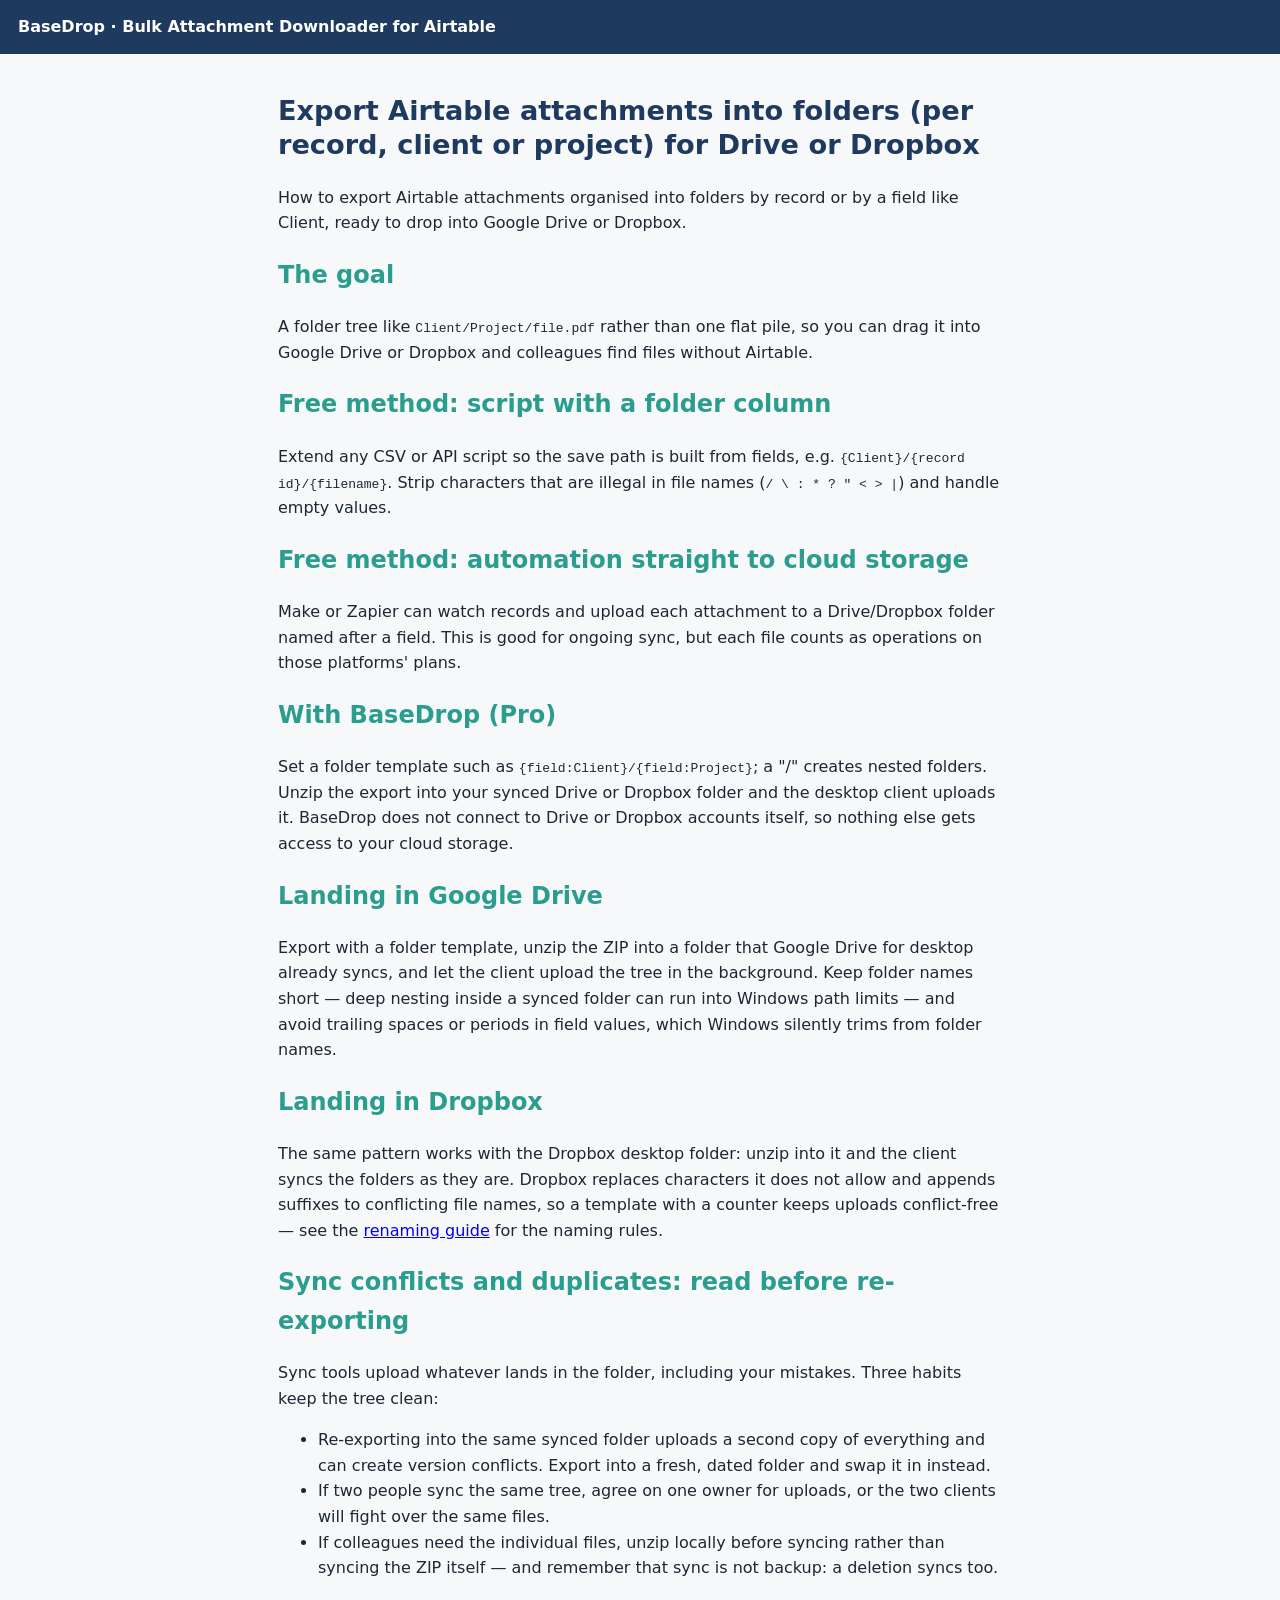
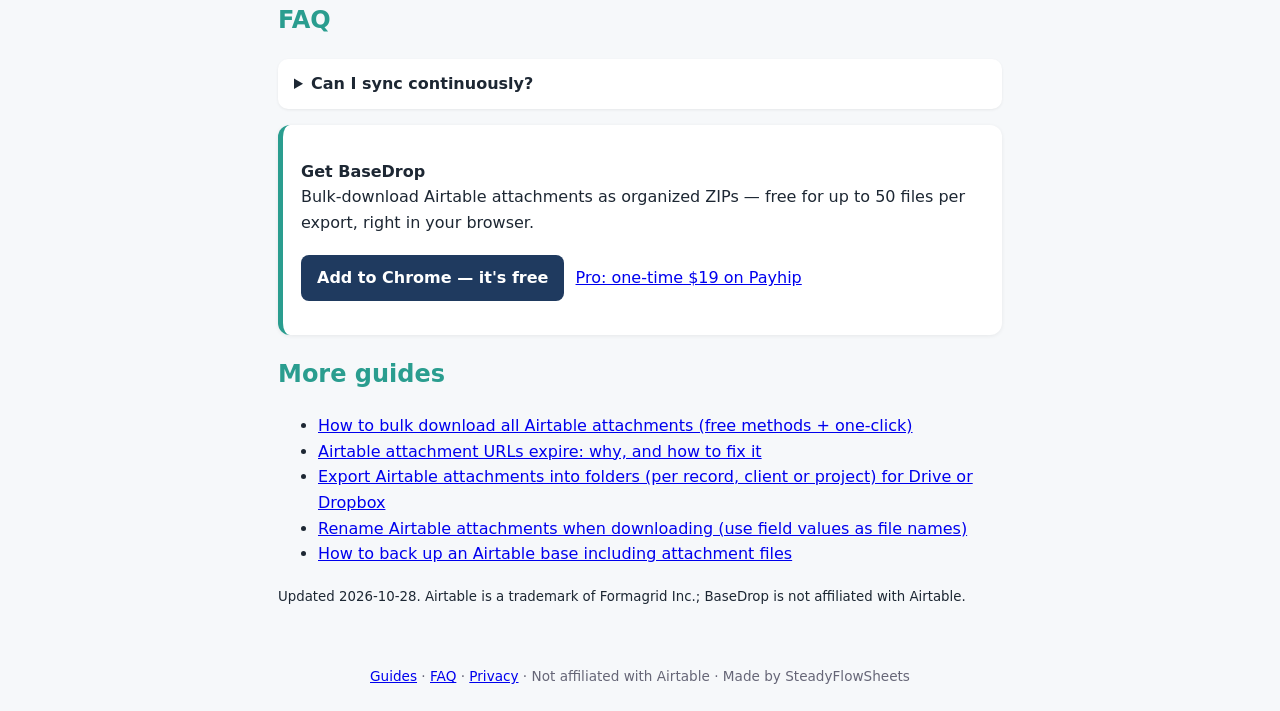
<file: guide-export-airtable-attachments-to-folders.html>
<!doctype html><html lang="en"><head><meta charset="utf-8"><meta name="viewport" content="width=device-width,initial-scale=1"><title>Export Airtable attachments into folders (per record, client or project) for Drive or Dropbox</title><meta name="description" content="How to export Airtable attachments organised into folders by record or by a field like Client, ready to drop into Google Drive or Dropbox."><link rel="canonical" href="https://haihan19955.github.io/basedrop/guide-export-airtable-attachments-to-folders.html"><meta property="og:title" content="Export Airtable attachments into folders (per record, client or project) for Drive or Dropbox"><meta property="og:description" content="How to export Airtable attachments organised into folders by record or by a field like Client, ready to drop into Google Drive or Dropbox."><meta property="og:image" content="https://haihan19955.github.io/basedrop/screenshot.png"><meta name="twitter:card" content="summary_large_image"><link rel="icon" href="icon.png"><link rel="stylesheet" href="style.css"><script type="application/ld+json">{"@context": "https://schema.org", "@graph": [{"@type": "Article", "headline": "Export Airtable attachments into folders (per record, client or project) for Drive or Dropbox", "description": "How to export Airtable attachments organised into folders by record or by a field like Client, ready to drop into Google Drive or Dropbox.", "dateModified": "2026-10-28", "author": {"@type": "Organization", "name": "SteadyFlowSheets"}, "mainEntityOfPage": "https://haihan19955.github.io/basedrop/guide-export-airtable-attachments-to-folders.html"}, {"@type": "FAQPage", "mainEntity": [{"@type": "Question", "name": "Can I sync continuously?", "acceptedAnswer": {"@type": "Answer", "text": "BaseDrop exports on demand. For continuous sync use an automation tool."}}]}]}</script></head><body><header><a href="./">BaseDrop · Bulk Attachment Downloader for Airtable</a></header><main><article><h1>Export Airtable attachments into folders (per record, client or project) for Drive or Dropbox</h1><p class="lead">How to export Airtable attachments organised into folders by record or by a field like Client, ready to drop into Google Drive or Dropbox.</p><h2>The goal</h2><p>A folder tree like <code>Client/Project/file.pdf</code> rather than one flat pile, so you can drag it into Google Drive or Dropbox and colleagues find files without Airtable.</p><h2>Free method: script with a folder column</h2><p>Extend any CSV or API script so the save path is built from fields, e.g. <code>{Client}/{record id}/{filename}</code>. Strip characters that are illegal in file names (<code>/ \ : * ? " &lt; &gt; |</code>) and handle empty values.</p><h2>Free method: automation straight to cloud storage</h2><p>Make or Zapier can watch records and upload each attachment to a Drive/Dropbox folder named after a field. This is good for ongoing sync, but each file counts as operations on those platforms' plans.</p><h2>With BaseDrop (Pro)</h2><p>Set a folder template such as <code>{field:Client}/{field:Project}</code>; a "/" creates nested folders. Unzip the export into your synced Drive or Dropbox folder and the desktop client uploads it. BaseDrop does not connect to Drive or Dropbox accounts itself, so nothing else gets access to your cloud storage.</p><h2>Landing in Google Drive</h2><p>Export with a folder template, unzip the ZIP into a folder that Google Drive for desktop already syncs, and let the client upload the tree in the background. Keep folder names short — deep nesting inside a synced folder can run into Windows path limits — and avoid trailing spaces or periods in field values, which Windows silently trims from folder names.</p><h2>Landing in Dropbox</h2><p>The same pattern works with the Dropbox desktop folder: unzip into it and the client syncs the folders as they are. Dropbox replaces characters it does not allow and appends suffixes to conflicting file names, so a template with a counter keeps uploads conflict-free — see the <a href="guide-rename-airtable-attachments-on-download.html">renaming guide</a> for the naming rules.</p><h2>Sync conflicts and duplicates: read before re-exporting</h2><p>Sync tools upload whatever lands in the folder, including your mistakes. Three habits keep the tree clean:</p><ul><li>Re-exporting into the same synced folder uploads a second copy of everything and can create version conflicts. Export into a fresh, dated folder and swap it in instead.</li><li>If two people sync the same tree, agree on one owner for uploads, or the two clients will fight over the same files.</li><li>If colleagues need the individual files, unzip locally before syncing rather than syncing the ZIP itself — and remember that sync is not backup: a deletion syncs too.</li></ul><h2>FAQ</h2><details><summary>Can I sync continuously?</summary><p>BaseDrop exports on demand. For continuous sync use an automation tool.</p></details><div class="card cta"><p><strong>Get BaseDrop</strong><br>Bulk-download Airtable attachments as organized ZIPs — free for up to 50 files per export, right in your browser.</p><p><a class="btn" href="https://chromewebstore.google.com/detail/liclodjlieehpngadfgfnohoejecojnp">Add to Chrome — it's free</a> <a href="https://payhip.com/b/qokFH">Pro: one-time $19 on Payhip</a></p></div><h2>More guides</h2><ul><li><a href="guide-bulk-download-airtable-attachments.html">How to bulk download all Airtable attachments (free methods + one-click)</a></li><li><a href="guide-airtable-attachment-urls-expire.html">Airtable attachment URLs expire: why, and how to fix it</a></li><li><a href="guide-export-airtable-attachments-to-folders.html">Export Airtable attachments into folders (per record, client or project) for Drive or Dropbox</a></li><li><a href="guide-rename-airtable-attachments-on-download.html">Rename Airtable attachments when downloading (use field values as file names)</a></li><li><a href="guide-airtable-backup-with-attachments.html">How to back up an Airtable base including attachment files</a></li></ul><p><small>Updated 2026-10-28. Airtable is a trademark of Formagrid Inc.; BaseDrop is not affiliated with Airtable.</small></p></article></main><footer><a href="guides.html">Guides</a> · <a href="faq.html">FAQ</a> · <a href="privacy.html">Privacy</a> · Not affiliated with Airtable · Made by SteadyFlowSheets</footer></body></html>
</file>
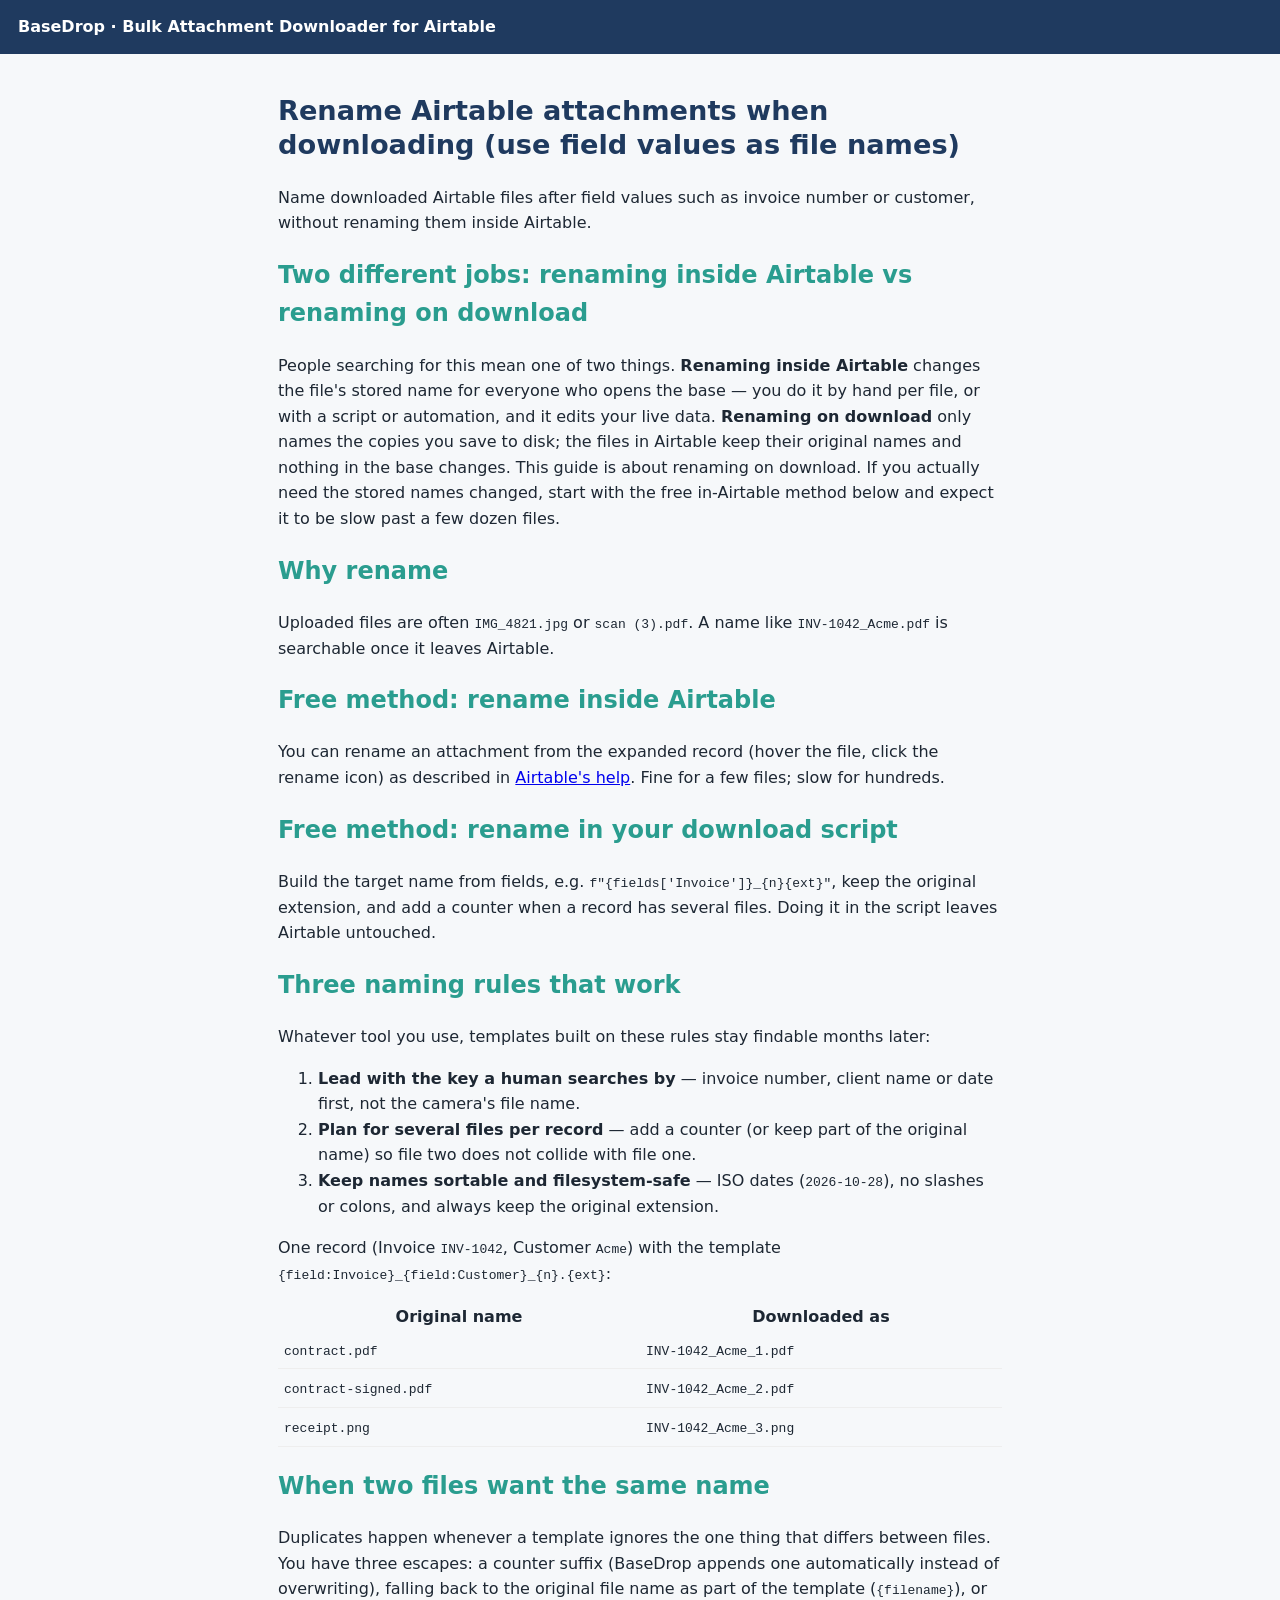
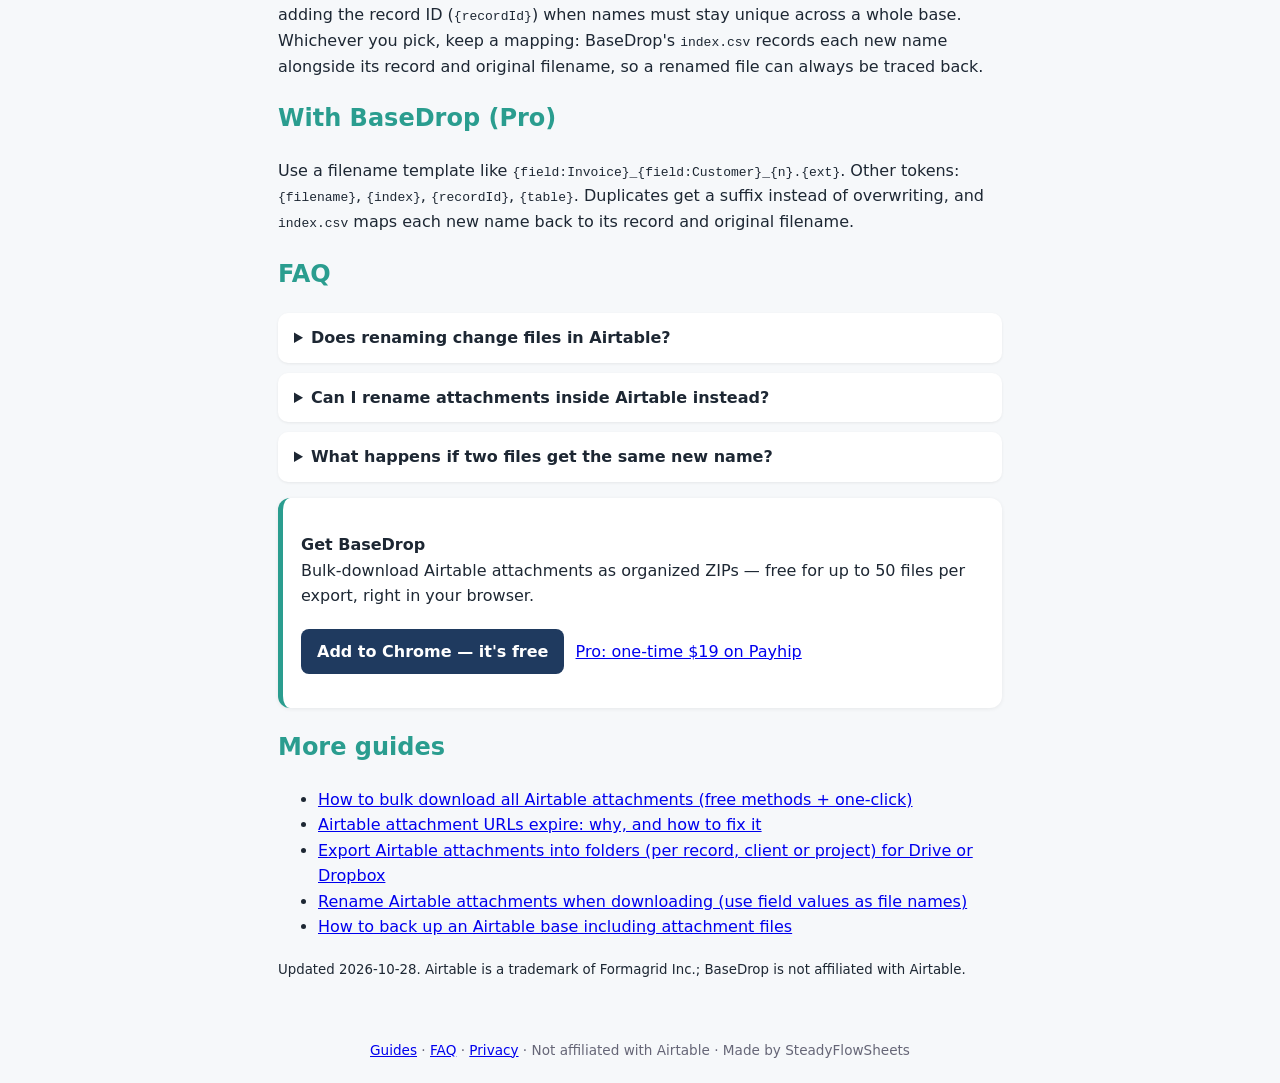
<file: guide-rename-airtable-attachments-on-download.html>
<!doctype html><html lang="en"><head><meta charset="utf-8"><meta name="viewport" content="width=device-width,initial-scale=1"><title>Rename Airtable attachments when downloading (use field values as file names)</title><meta name="description" content="Name downloaded Airtable files after field values such as invoice number or customer, without renaming them inside Airtable."><link rel="canonical" href="https://haihan19955.github.io/basedrop/guide-rename-airtable-attachments-on-download.html"><meta property="og:title" content="Rename Airtable attachments when downloading (use field values as file names)"><meta property="og:description" content="Name downloaded Airtable files after field values such as invoice number or customer, without renaming them inside Airtable."><meta property="og:image" content="https://haihan19955.github.io/basedrop/screenshot.png"><meta name="twitter:card" content="summary_large_image"><link rel="icon" href="icon.png"><link rel="stylesheet" href="style.css"><script type="application/ld+json">{"@context": "https://schema.org", "@graph": [{"@type": "Article", "headline": "Rename Airtable attachments when downloading (use field values as file names)", "description": "Name downloaded Airtable files after field values such as invoice number or customer, without renaming them inside Airtable.", "dateModified": "2026-10-28", "author": {"@type": "Organization", "name": "SteadyFlowSheets"}, "mainEntityOfPage": "https://haihan19955.github.io/basedrop/guide-rename-airtable-attachments-on-download.html"}, {"@type": "FAQPage", "mainEntity": [{"@type": "Question", "name": "Does renaming change files in Airtable?", "acceptedAnswer": {"@type": "Answer", "text": "No. Only the downloaded copies are renamed."}}, {"@type": "Question", "name": "Can I rename attachments inside Airtable instead?", "acceptedAnswer": {"@type": "Answer", "text": "Yes — by hand in the expanded record, or with a script or automation. That changes the stored name for everyone and edits your live data. Renaming on download, which this guide covers, leaves Airtable untouched."}}, {"@type": "Question", "name": "What happens if two files get the same new name?", "acceptedAnswer": {"@type": "Answer", "text": "BaseDrop appends a counter suffix instead of overwriting, and index.csv records both the new and the original name. In your own script, add a counter or the record ID to the template."}}]}]}</script></head><body><header><a href="./">BaseDrop · Bulk Attachment Downloader for Airtable</a></header><main><article><h1>Rename Airtable attachments when downloading (use field values as file names)</h1><p class="lead">Name downloaded Airtable files after field values such as invoice number or customer, without renaming them inside Airtable.</p><h2>Two different jobs: renaming inside Airtable vs renaming on download</h2><p>People searching for this mean one of two things. <b>Renaming inside Airtable</b> changes the file's stored name for everyone who opens the base — you do it by hand per file, or with a script or automation, and it edits your live data. <b>Renaming on download</b> only names the copies you save to disk; the files in Airtable keep their original names and nothing in the base changes. This guide is about renaming on download. If you actually need the stored names changed, start with the free in-Airtable method below and expect it to be slow past a few dozen files.</p><h2>Why rename</h2><p>Uploaded files are often <code>IMG_4821.jpg</code> or <code>scan (3).pdf</code>. A name like <code>INV-1042_Acme.pdf</code> is searchable once it leaves Airtable.</p><h2>Free method: rename inside Airtable</h2><p>You can rename an attachment from the expanded record (hover the file, click the rename icon) as described in <a href="https://support.airtable.com/docs/attachment-field">Airtable's help</a>. Fine for a few files; slow for hundreds.</p><h2>Free method: rename in your download script</h2><p>Build the target name from fields, e.g. <code>f"{fields['Invoice']}_{n}{ext}"</code>, keep the original extension, and add a counter when a record has several files. Doing it in the script leaves Airtable untouched.</p><h2>Three naming rules that work</h2><p>Whatever tool you use, templates built on these rules stay findable months later:</p><p><ol><li><b>Lead with the key a human searches by</b> — invoice number, client name or date first, not the camera's file name.</li><li><b>Plan for several files per record</b> — add a counter (or keep part of the original name) so file two does not collide with file one.</li><li><b>Keep names sortable and filesystem-safe</b> — ISO dates (<code>2026-10-28</code>), no slashes or colons, and always keep the original extension.</li></ol></p><p>One record (Invoice <code>INV-1042</code>, Customer <code>Acme</code>) with the template <code>{field:Invoice}_{field:Customer}_{n}.{ext}</code>:</p><table><tr><th>Original name</th><th>Downloaded as</th></tr><tr><td><code>contract.pdf</code></td><td><code>INV-1042_Acme_1.pdf</code></td></tr><tr><td><code>contract-signed.pdf</code></td><td><code>INV-1042_Acme_2.pdf</code></td></tr><tr><td><code>receipt.png</code></td><td><code>INV-1042_Acme_3.png</code></td></tr></table><h2>When two files want the same name</h2><p>Duplicates happen whenever a template ignores the one thing that differs between files. You have three escapes: a counter suffix (BaseDrop appends one automatically instead of overwriting), falling back to the original file name as part of the template (<code>{filename}</code>), or adding the record ID (<code>{recordId}</code>) when names must stay unique across a whole base. Whichever you pick, keep a mapping: BaseDrop's <code>index.csv</code> records each new name alongside its record and original filename, so a renamed file can always be traced back.</p><h2>With BaseDrop (Pro)</h2><p>Use a filename template like <code>{field:Invoice}_{field:Customer}_{n}.{ext}</code>. Other tokens: <code>{filename}</code>, <code>{index}</code>, <code>{recordId}</code>, <code>{table}</code>. Duplicates get a suffix instead of overwriting, and <code>index.csv</code> maps each new name back to its record and original filename.</p><h2>FAQ</h2><details><summary>Does renaming change files in Airtable?</summary><p>No. Only the downloaded copies are renamed.</p></details><details><summary>Can I rename attachments inside Airtable instead?</summary><p>Yes — by hand in the expanded record, or with a script or automation. That changes the stored name for everyone and edits your live data. Renaming on download, which this guide covers, leaves Airtable untouched.</p></details><details><summary>What happens if two files get the same new name?</summary><p>BaseDrop appends a counter suffix instead of overwriting, and index.csv records both the new and the original name. In your own script, add a counter or the record ID to the template.</p></details><div class="card cta"><p><strong>Get BaseDrop</strong><br>Bulk-download Airtable attachments as organized ZIPs — free for up to 50 files per export, right in your browser.</p><p><a class="btn" href="https://chromewebstore.google.com/detail/liclodjlieehpngadfgfnohoejecojnp">Add to Chrome — it's free</a> <a href="https://payhip.com/b/qokFH">Pro: one-time $19 on Payhip</a></p></div><h2>More guides</h2><ul><li><a href="guide-bulk-download-airtable-attachments.html">How to bulk download all Airtable attachments (free methods + one-click)</a></li><li><a href="guide-airtable-attachment-urls-expire.html">Airtable attachment URLs expire: why, and how to fix it</a></li><li><a href="guide-export-airtable-attachments-to-folders.html">Export Airtable attachments into folders (per record, client or project) for Drive or Dropbox</a></li><li><a href="guide-rename-airtable-attachments-on-download.html">Rename Airtable attachments when downloading (use field values as file names)</a></li><li><a href="guide-airtable-backup-with-attachments.html">How to back up an Airtable base including attachment files</a></li></ul><p><small>Updated 2026-10-28. Airtable is a trademark of Formagrid Inc.; BaseDrop is not affiliated with Airtable.</small></p></article></main><footer><a href="guides.html">Guides</a> · <a href="faq.html">FAQ</a> · <a href="privacy.html">Privacy</a> · Not affiliated with Airtable · Made by SteadyFlowSheets</footer></body></html>
</file>
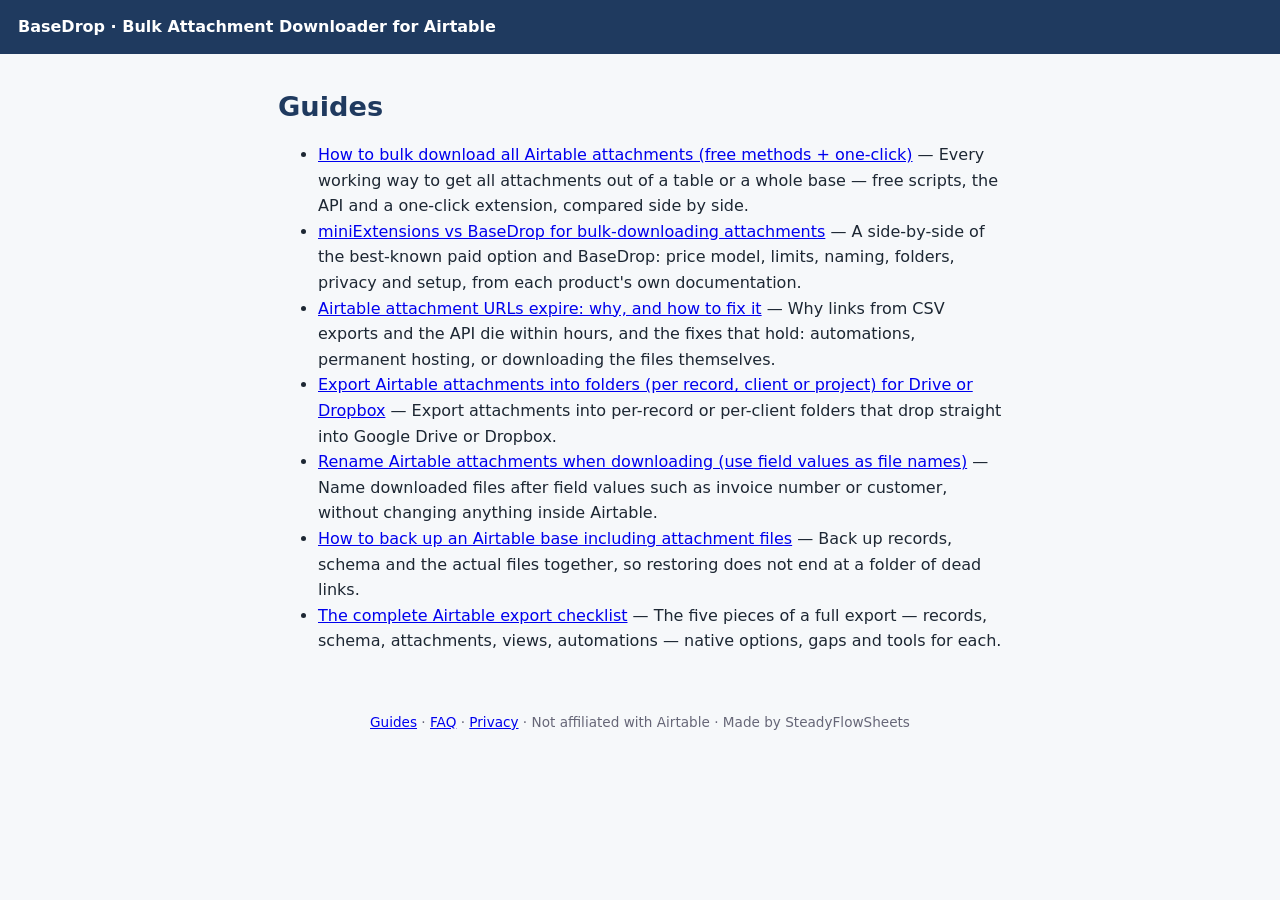
<file: guides.html>
<!doctype html><html lang="en"><head><meta charset="utf-8"><meta name="viewport" content="width=device-width,initial-scale=1"><title>Airtable attachment guides</title><meta name="description" content="Free and one-click ways to download, rename, organise and back up Airtable attachments."><link rel="canonical" href="https://haihan19955.github.io/basedrop/guides.html"><meta property="og:title" content="Airtable attachment guides"><meta property="og:description" content="Free and one-click ways to download, rename, organise and back up Airtable attachments."><meta property="og:image" content="https://haihan19955.github.io/basedrop/screenshot.png"><meta name="twitter:card" content="summary_large_image"><link rel="icon" href="icon.png"><link rel="stylesheet" href="style.css"></head><body><header><a href="./">BaseDrop · Bulk Attachment Downloader for Airtable</a></header><main><h1>Guides</h1><ul><li><a href="guide-bulk-download-airtable-attachments.html">How to bulk download all Airtable attachments (free methods + one-click)</a> — Every working way to get all attachments out of a table or a whole base — free scripts, the API and a one-click extension, compared side by side.</li><li><a href="miniextensions-alternative-bulk-download-airtable-attachments.html">miniExtensions vs BaseDrop for bulk-downloading attachments</a> — A side-by-side of the best-known paid option and BaseDrop: price model, limits, naming, folders, privacy and setup, from each product&#x27;s own documentation.</li><li><a href="guide-airtable-attachment-urls-expire.html">Airtable attachment URLs expire: why, and how to fix it</a> — Why links from CSV exports and the API die within hours, and the fixes that hold: automations, permanent hosting, or downloading the files themselves.</li><li><a href="guide-export-airtable-attachments-to-folders.html">Export Airtable attachments into folders (per record, client or project) for Drive or Dropbox</a> — Export attachments into per-record or per-client folders that drop straight into Google Drive or Dropbox.</li><li><a href="guide-rename-airtable-attachments-on-download.html">Rename Airtable attachments when downloading (use field values as file names)</a> — Name downloaded files after field values such as invoice number or customer, without changing anything inside Airtable.</li><li><a href="guide-airtable-backup-with-attachments.html">How to back up an Airtable base including attachment files</a> — Back up records, schema and the actual files together, so restoring does not end at a folder of dead links.</li><li><a href="airtable-export-checklist.html">The complete Airtable export checklist</a> — The five pieces of a full export — records, schema, attachments, views, automations — native options, gaps and tools for each.</li></ul></main><footer><a href="guides.html">Guides</a> · <a href="faq.html">FAQ</a> · <a href="privacy.html">Privacy</a> · Not affiliated with Airtable · Made by SteadyFlowSheets</footer></body></html>
</file>
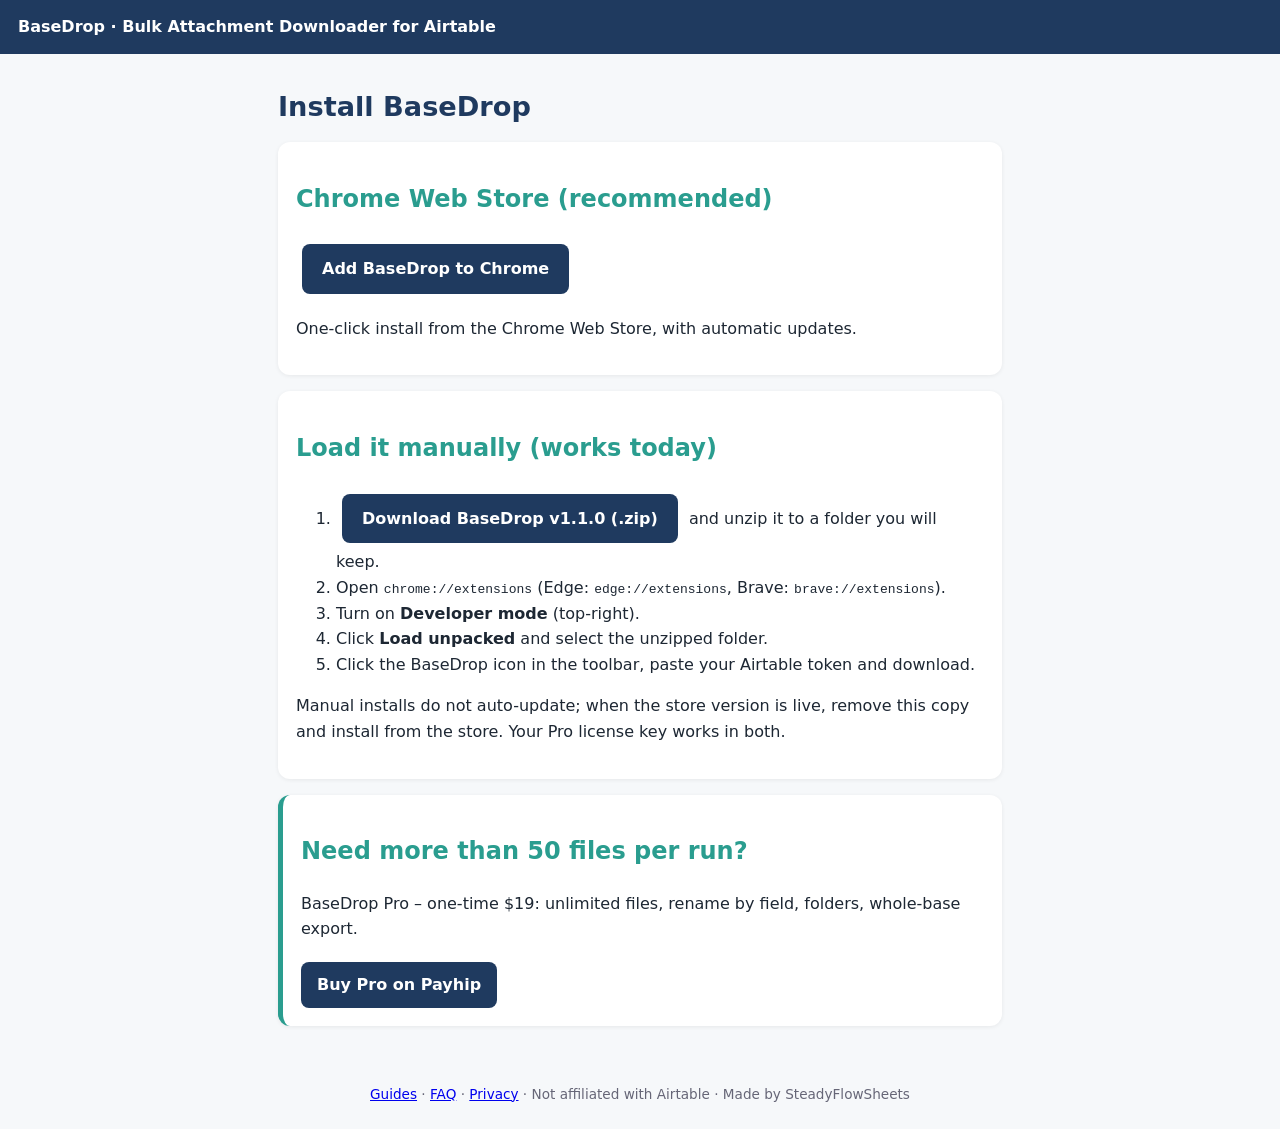
<file: install.html>
<!doctype html><html lang="en"><head><meta charset="utf-8"><meta name="viewport" content="width=device-width,initial-scale=1"><title>Install BaseDrop – Bulk Attachment Downloader for Airtable</title><meta name="description" content="How to install BaseDrop in Chrome, Edge or Brave."><link rel="canonical" href="https://haihan19955.github.io/basedrop/install.html"><meta property="og:title" content="Install BaseDrop – Bulk Attachment Downloader for Airtable"><meta property="og:description" content="How to install BaseDrop in Chrome, Edge or Brave."><meta property="og:image" content="https://haihan19955.github.io/basedrop/screenshot.png"><meta name="twitter:card" content="summary_large_image"><link rel="icon" href="icon.png"><link rel="stylesheet" href="style.css"></head><body><header><a href="./">BaseDrop · Bulk Attachment Downloader for Airtable</a></header><main><h1>Install BaseDrop</h1>
<div class="card"><h2>Chrome Web Store (recommended)</h2><p><a class="btn" href="https://chromewebstore.google.com/detail/liclodjlieehpngadfgfnohoejecojnp">Add BaseDrop to Chrome</a></p><p>One-click install from the Chrome Web Store, with automatic updates.</p></div>
<div class="card"><h2>Load it manually (works today)</h2><ol>
<li><a class="btn" href="basedrop-1.1.0.zip" download>Download BaseDrop v1.1.0 (.zip)</a> and unzip it to a folder you will keep.</li>
<li>Open <code>chrome://extensions</code> (Edge: <code>edge://extensions</code>, Brave: <code>brave://extensions</code>).</li>
<li>Turn on <b>Developer mode</b> (top-right).</li>
<li>Click <b>Load unpacked</b> and select the unzipped folder.</li>
<li>Click the BaseDrop icon in the toolbar, paste your Airtable token and download.</li></ol>
<p>Manual installs do not auto-update; when the store version is live, remove this copy and install from the store. Your Pro license key works in both.</p></div>
<div class="card cta"><h2>Need more than 50 files per run?</h2><p>BaseDrop Pro – one-time $19: unlimited files, rename by field, folders, whole-base export.</p><a class="btn alt" href="https://payhip.com/b/qokFH">Buy Pro on Payhip</a></div></main><footer><a href="guides.html">Guides</a> · <a href="faq.html">FAQ</a> · <a href="privacy.html">Privacy</a> · Not affiliated with Airtable · Made by SteadyFlowSheets</footer></body></html>
</file>
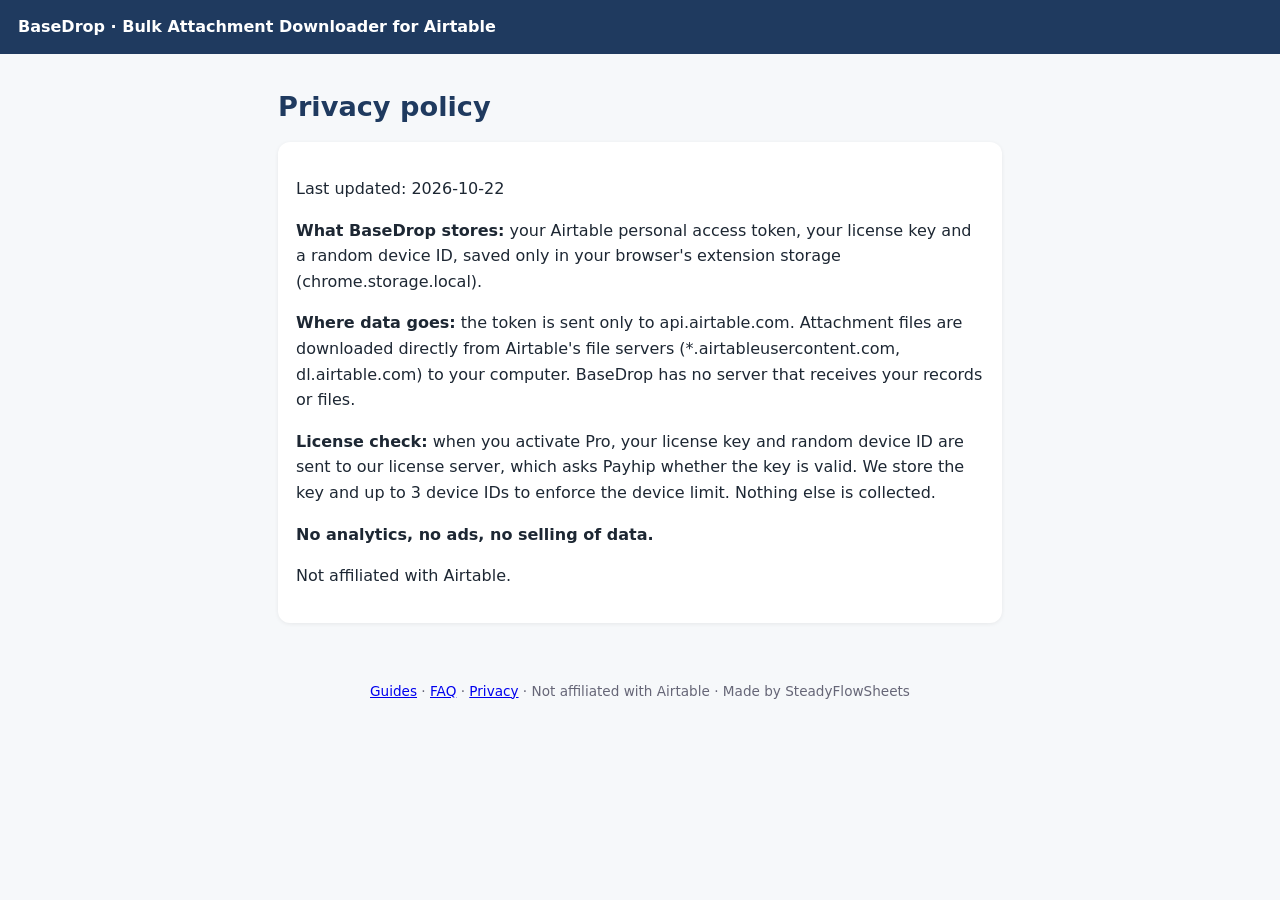
<file: privacy.html>
<!doctype html><html lang="en"><head><meta charset="utf-8"><meta name="viewport" content="width=device-width,initial-scale=1"><title>BaseDrop Privacy Policy</title><meta name="description" content="BaseDrop privacy policy."><link rel="canonical" href="https://haihan19955.github.io/basedrop/privacy.html"><meta property="og:title" content="BaseDrop Privacy Policy"><meta property="og:description" content="BaseDrop privacy policy."><meta property="og:image" content="https://haihan19955.github.io/basedrop/screenshot.png"><meta name="twitter:card" content="summary_large_image"><link rel="icon" href="icon.png"><link rel="stylesheet" href="style.css"></head><body><header><a href="./">BaseDrop · Bulk Attachment Downloader for Airtable</a></header><main><h1>Privacy policy</h1><div class="card"><p>Last updated: 2026-10-22</p>
<p><b>What BaseDrop stores:</b> your Airtable personal access token, your license key and a random device ID, saved only in your browser's extension storage (chrome.storage.local).</p>
<p><b>Where data goes:</b> the token is sent only to api.airtable.com. Attachment files are downloaded directly from Airtable's file servers (*.airtableusercontent.com, dl.airtable.com) to your computer. BaseDrop has no server that receives your records or files.</p>
<p><b>License check:</b> when you activate Pro, your license key and random device ID are sent to our license server, which asks Payhip whether the key is valid. We store the key and up to 3 device IDs to enforce the device limit. Nothing else is collected.</p>
<p><b>No analytics, no ads, no selling of data.</b></p><p>Not affiliated with Airtable.</p></div></main><footer><a href="guides.html">Guides</a> · <a href="faq.html">FAQ</a> · <a href="privacy.html">Privacy</a> · Not affiliated with Airtable · Made by SteadyFlowSheets</footer></body></html>
</file>
<file: style.css>
*{box-sizing:border-box}body{margin:0;font-family:system-ui,-apple-system,Segoe UI,Roboto,sans-serif;color:#1d2733;background:#f6f8fa;line-height:1.6}
header{background:#1F3A5F;color:#fff;padding:14px 18px}header a{color:#fff;text-decoration:none;font-weight:700}main{max-width:760px;margin:auto;padding:18px}
h1{color:#1F3A5F;font-size:1.7rem;line-height:1.25}h2{color:#2A9D8F}.card{background:#fff;border-radius:12px;padding:18px;box-shadow:0 1px 4px #0001;margin:16px 0}
label{display:block;margin:10px 0 4px;font-weight:600}input,select{width:100%;padding:10px;font-size:1rem;border:1px solid #ccd;border-radius:8px}
button{background:#2A9D8F;color:#fff;border:0;padding:12px 18px;border-radius:8px;font-size:1rem;margin-top:12px;cursor:pointer}
.res{background:#eef7f6;border-radius:8px;padding:12px;margin-top:14px}.cta{border-left:5px solid #2A9D8F}.cta a.btn{display:inline-block;background:#1F3A5F;color:#fff;padding:10px 16px;border-radius:8px;text-decoration:none;margin:4px 6px 0 0}
table{width:100%;border-collapse:collapse}td{padding:6px;border-bottom:1px solid #eee}.row{display:grid;grid-template-columns:1fr 1fr 1fr;gap:6px}
footer{text-align:center;font-size:.85rem;color:#667;padding:24px}ul.tools li{margin:10px 0}.hero{text-align:center;padding:10px 0}.hero img.shot{max-width:100%;border-radius:12px;box-shadow:0 6px 24px #0002;margin-top:14px}
.btn{display:inline-block;background:#1F3A5F;color:#fff;padding:12px 20px;border-radius:8px;text-decoration:none;font-weight:700;margin:6px}.btn.alt{background:#2A9D8F}
.grid{display:grid;grid-template-columns:1fr 1fr;gap:12px}@media(max-width:640px){.grid{grid-template-columns:1fr}}
details{background:#fff;border-radius:10px;padding:12px 16px;margin:10px 0;box-shadow:0 1px 3px #0001}summary{font-weight:700;cursor:pointer}
.price td{padding:8px}.price th{text-align:left;padding:8px;border-bottom:2px solid #1F3A5F}
</file>
